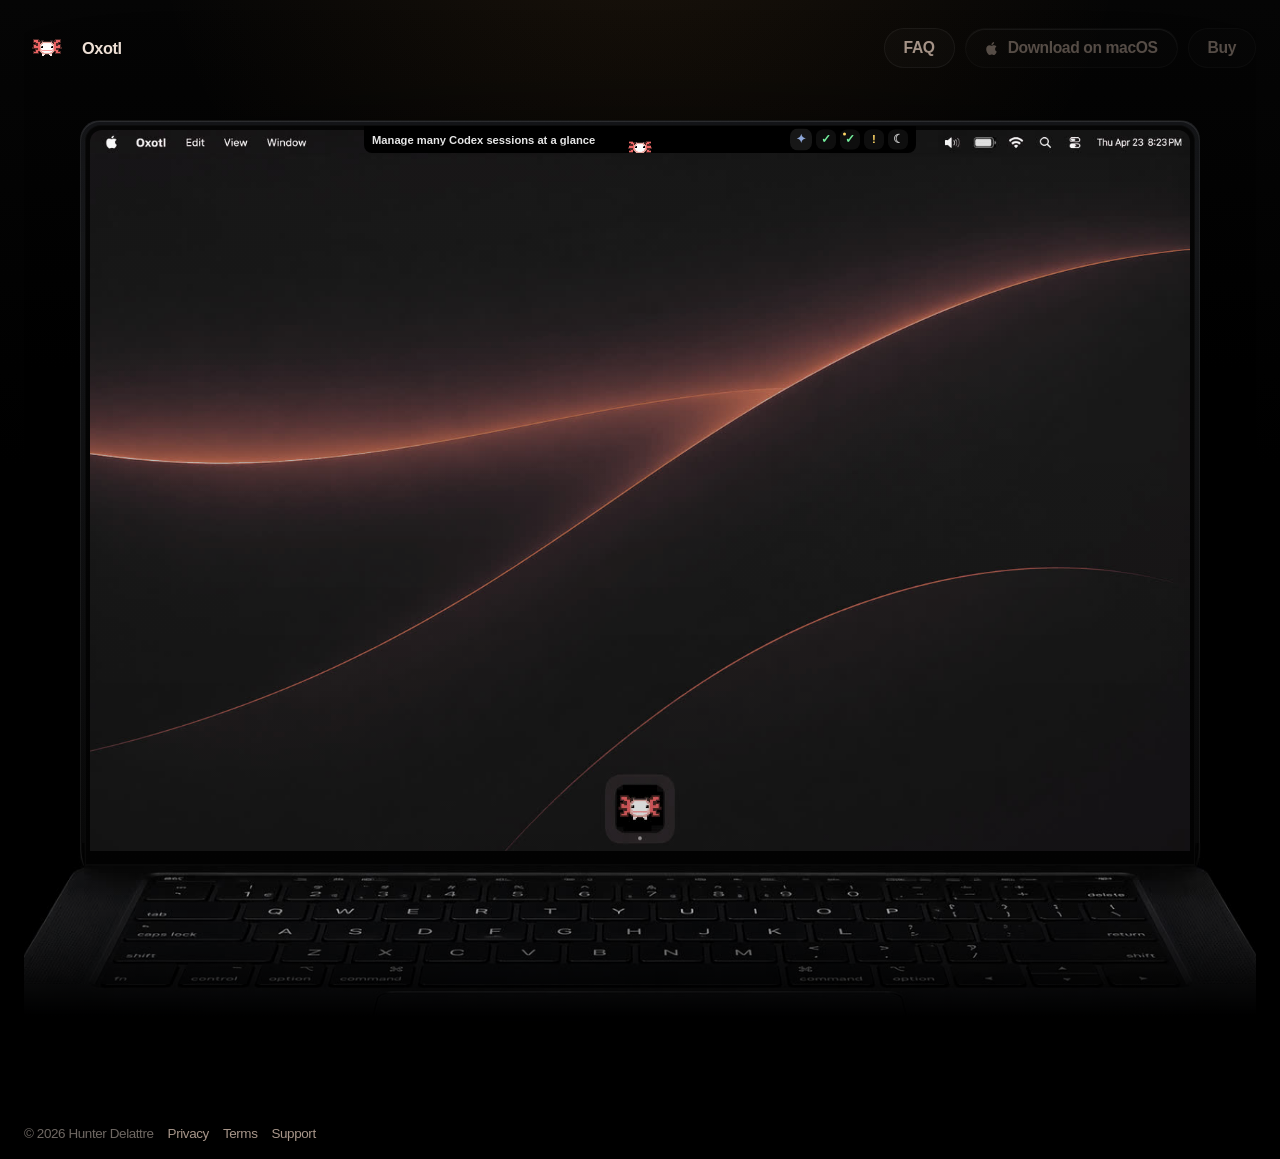
<file: index.html>
<!DOCTYPE html>
<html lang="en">
  <head>
    <meta charset="utf-8" />
    <meta name="viewport" content="width=device-width, initial-scale=1" />
    <title>Oxotl</title>
    <meta
      name="description"
      content="Oxotl is a native macOS companion for keeping Codex sessions visible, organized, and easy to return to."
    />
    <link rel="icon" href="/favicon-96.png" type="image/png" sizes="96x96" />
    <script>
      document.documentElement.classList.add("js");
    </script>
    <link rel="stylesheet" href="style.css" />
    <link rel="stylesheet" href="mascot.css" />
  </head>
  <body data-page="home">
    <header class="site-header">
      <a class="brand" href="./" aria-label="Oxotl home">
        <img class="brand-mark" src="assets/oxotl_transparent.png" alt="" />
        <span data-app-name>Oxotl</span>
      </a>
      <nav class="nav" aria-label="Primary">
        <a href="faq.html">FAQ</a>
        <a class="download-button download-button-nav" href="/download" data-download-page-link>
          <span class="download-button-icon" aria-hidden="true">
            <svg viewBox="0 0 814 1000" focusable="false" aria-hidden="true">
              <path d="M788.1 340.9c-5.8 4.5-108.2 62.2-108.2 190.5 0 148.4 130.3 200.9 134.2 202.2-.6 3.2-20.7 71.9-68.7 141.9-42.8 61.6-87.5 123.1-155.5 123.1s-85.5-39.5-164-39.5c-76.5 0-103.7 40.8-165.9 40.8s-105.6-57-155.5-127C46.7 790.7 0 663 0 541.8c0-194.4 126.4-297.5 250.8-297.5 66.1 0 121.2 43.4 162.7 43.4 39.5 0 101.1-46 176.3-46 28.5 0 130.9 2.6 198.3 99.2zm-234-181.5c31.1-36.9 53.1-88.1 53.1-139.3 0-7.1-.6-14.3-1.9-20.1-50.6 1.9-110.8 33.7-147.1 75.8-28.5 32.4-55.1 83.6-55.1 135.5 0 7.8 1.3 15.6 1.9 18.1 3.2.6 8.4 1.3 13.6 1.3 45.4 0 102.5-30.4 135.5-71.3z" fill="currentColor"></path>
            </svg>
          </span>
          <span class="download-button-label" data-download-label>Download for Mac</span>
        </a>
        <a class="is-collapsed" data-buy-link href="https://oxotl.lemonsqueezy.com/checkout/buy/f93dcbed-470e-454d-8453-1ba3fbc883f4" target="_blank" rel="noopener noreferrer">Buy</a>
      </nav>
    </header>

    <main class="page oxotl-home">
      <div class="session-targets" aria-hidden="true">
        <span class="session-target" id="view"></span>
        <span class="session-target" id="create"></span>
        <span class="session-target" id="run"></span>
        <span class="session-target" id="merge"></span>
        <span class="session-target" id="buy"></span>
      </div>
      <div class="desktop-stage">
        <div class="desktop-frame" data-island-hover-surface>
          <div class="desktop-screen">
            <section class="island-demo is-expanded" data-island-demo aria-label="Oxotl interface mockup">
            <div class="anchor-bar" data-anchor-toggle role="button" tabindex="0" aria-expanded="true">
              <span class="anchor-wing anchor-leading">
                <span class="anchor-copy">
                  <span data-anchor-primary>Manage many Codex sessions at a glance</span>
                </span>
              </span>
              <span class="anchor-gap">
                <button class="anchor-mascot-button is-thinking" type="button" data-mascot-button aria-label="Celebrate Oxotl">
                  <img class="anchor-mascot" src="assets/oxotl_transparent.png" alt="" />
                </button>
              </span>
              <span class="anchor-wing anchor-trailing">
                <span class="anchor-thumbnails" aria-label="Session thumbnails">
                  <a class="thumbnail-button status-thinking is-active" href="#view" data-session-id="view" aria-label="view: Thinking" aria-pressed="true">✦</a>
                  <a class="thumbnail-button status-finished" href="#create" data-session-id="create" aria-label="create: Finished" aria-pressed="false">✓</a>
                  <a class="thumbnail-button status-finished has-dirty" href="#run" data-session-id="run" aria-label="run: Finished" aria-pressed="false">✓</a>
                  <a class="thumbnail-button status-waiting" href="#merge" data-session-id="merge" aria-label="merge: Needs input" aria-pressed="false">!</a>
                  <a class="thumbnail-button status-idle" href="#buy" data-session-id="buy" aria-label="try: Idle" aria-pressed="false">☾</a>
                </span>
              </span>
            </div>

            <article class="island-panel" id="session-preview-panel" aria-live="polite">
              <div class="panel-inner">
                <div class="session-strip">
                  <a class="session-chip is-active" href="#view" data-session-id="view" aria-controls="session-preview-panel" aria-label="Show Keep Codex visible at the top of your screen." aria-pressed="true">
                    <span class="chip-status status-thinking"></span>
                    <span class="chip-name">View</span>
                    <span class="chip-time">35s</span>
                  </a>
                  <a class="session-chip" href="#create" data-session-id="create" aria-controls="session-preview-panel" aria-label="Show Create and manage sessions in Oxotl." aria-pressed="false">
                    <span class="chip-status status-finished"></span>
                    <span class="chip-name">Create</span>
                    <span class="chip-time">2m</span>
                  </a>
                  <a class="session-chip" href="#run" data-session-id="run" aria-controls="session-preview-panel" aria-label="Show Run sessions with less friction." aria-pressed="false">
                    <span class="chip-status status-finished"></span>
                    <span class="chip-name">Run</span>
                    <span class="chip-time">20m</span>
                    <span class="chip-dirty"></span>
                  </a>
                  <a class="session-chip" href="#merge" data-session-id="merge" aria-controls="session-preview-panel" aria-label="Show Resolve and merge parallel agent work faster." aria-pressed="false">
                    <span class="chip-status status-waiting"></span>
                    <span class="chip-name">Merge</span>
                    <span class="chip-time">2h</span>
                  </a>
                  <a class="session-chip" href="#buy" data-session-id="buy" aria-controls="session-preview-panel" aria-label="Show Try for free, buy once." aria-pressed="false">
                    <span class="chip-status status-idle"></span>
                    <span class="chip-name">Try</span>
                    <span class="chip-time">19h</span>
                  </a>
                  <a class="chip-add" href="https://oxotl.lemonsqueezy.com/checkout/buy/f93dcbed-470e-454d-8453-1ba3fbc883f4" data-buy-link target="_blank" rel="noopener noreferrer" aria-label="Buy Oxotl">+</a>
                </div>

                <section class="activity-card session-detail" data-session-detail="create" data-session-activity="Create sessions in Oxotl">
                  <div class="activity-header">
                    <div class="activity-title">Create and manage Codex sessions</div>
                    <div class="activity-tools">
                      <span class="model-pill">gpt-5.5</span>
                      <span class="token-pill">42K/258K tok</span>
                      <button class="session-action" type="button" data-preview-toggle="create-worktree" aria-expanded="false" aria-controls="create-worktree-preview" aria-label="Show worktree setup" title="Show worktree setup">
                        <svg class="icon-filled" viewBox="0 0 16 16" aria-hidden="true">
                          <path d="M8 1.9c1.5 0 2.7 1 2.9 2.4 1.3.2 2.3 1.3 2.3 2.7 0 1.5-1.2 2.8-2.8 2.8H9v3.7c0 .4-.3.7-.7.7h-.6c-.4 0-.7-.3-.7-.7V9.8H5.6C4 9.8 2.8 8.5 2.8 7c0-1.4 1-2.5 2.3-2.7C5.3 2.9 6.5 1.9 8 1.9Z" />
                        </svg>
                      </button>
                      <span class="tool-dot">×</span>
                    </div>
                  </div>
                  <div class="activity-body">
                    <p class="activity-line">
                      Create sessions in Oxotl, or follow updates from the Codex app or CLI.
                    </p>
                    <p class="activity-line">
                      Automatically create worktrees for cleaner parallel work.
                    </p>
                    <div class="fake-diff" id="create-worktree-preview" data-preview-panel="create-worktree" hidden>
                      <div class="fake-diff-title">worktree</div>
                      <pre><span class="diff-line diff-meta">oxotl/session-create</span>
<span class="diff-line diff-add">+ Create an isolated worktree for this session</span>
<span class="diff-line diff-add">+ Keep parallel agents from mixing changes</span></pre>
                    </div>
                  </div>
                </section>

                <section class="activity-card session-detail" data-session-detail="run" data-session-activity="Run sessions with less friction">
                  <div class="activity-header">
                    <div class="activity-title">Run sessions with less friction</div>
                    <div class="activity-tools">
                      <span class="model-pill">gpt-5.5</span>
                      <span class="token-pill">28K/258K tok</span>
                      <button class="session-action" type="button" data-preview-toggle="run-diff" aria-expanded="false" aria-controls="run-diff-preview" aria-label="Show live diff" title="Show live diff">
                        <svg viewBox="0 0 16 16" aria-hidden="true">
                          <path d="M4.7 2.2h5.1l2.5 2.5v9.1H4.7zM9.8 2.2v2.5h2.5M6.4 7.2h3.9M6.4 9.6h3.9M6.4 12h2.1" />
                        </svg>
                      </button>
                      <span class="tool-dot">×</span>
                    </div>
                  </div>
                  <div class="activity-body">
                    <p class="activity-line">
                      Talk to Codex, approve permissions, and review diffs here.
                    </p>
                    <p class="activity-line">
                      Sessions with unmerged changes are marked, so you know what needs review.
                    </p>
                    <div class="fake-diff" id="run-diff-preview" data-preview-panel="run-diff" hidden>
                      <div class="fake-diff-title">live diff</div>
                      <pre><span class="diff-line diff-meta">@@ app/FeatureView.swift @@</span>
<span class="diff-line diff-add">+ See live diffs</span>
<span class="diff-line diff-add">+ Review changes before you respond</span>
<span class="diff-line diff-remove">- Hunt through terminal output</span></pre>
                    </div>
                  </div>
                </section>

                <section class="activity-card session-detail" data-session-detail="merge" data-session-activity="Merge parallel work">
                  <div class="activity-header">
                    <div class="activity-title">Resolve and merge parallel agent work faster</div>
                    <div class="activity-tools">
                      <span class="model-pill">gpt-5.5</span>
                      <span class="token-pill">19K/258K tok</span>
                      <button class="session-action is-warning-action" type="button" data-preview-toggle="merge-conflict" aria-expanded="false" aria-controls="merge-conflict-preview" aria-label="Show conflict resolver" title="Show conflict resolver">
                        <svg viewBox="0 0 16 16" aria-hidden="true">
                          <path class="icon-fill" d="M7.2 2.8c.4-.7 1.2-.7 1.6 0l5.1 9.4c.4.7 0 1.3-.8 1.3H2.9c-.8 0-1.2-.6-.8-1.3Z" />
                          <path class="icon-cut" d="M8 5.9v3.2M8 11.4v.1" />
                        </svg>
                      </button>
                      <button class="session-action" type="button" data-preview-toggle="merge-diff" aria-expanded="false" aria-controls="merge-diff-preview" aria-label="Show worktree diff" title="Show worktree diff">
                        <svg viewBox="0 0 16 16" aria-hidden="true">
                          <path d="M4.7 2.2h5.1l2.5 2.5v9.1H4.7zM9.8 2.2v2.5h2.5M6.4 7.2h3.9M6.4 9.6h3.9M6.4 12h2.1" />
                        </svg>
                      </button>
                      <button class="session-action" type="button" data-preview-toggle="merge-apply" aria-expanded="false" aria-controls="merge-apply-preview" aria-label="Show merge action" title="Show merge action">
                        <svg viewBox="0 0 16 16" aria-hidden="true">
                          <path d="M8 2.2v5.5M8 2.2 6.3 3.9M8 2.2l1.7 1.7M8 7.7 4.3 13.4M8 7.7l3.7 5.7" />
                        </svg>
                      </button>
                      <button class="session-action" type="button" data-preview-toggle="merge-rebase" aria-expanded="false" aria-controls="merge-rebase-preview" aria-label="Show rebase action" title="Show rebase action">
                        <svg viewBox="0 0 16 16" aria-hidden="true">
                          <path d="M12.7 5.3A5.1 5.1 0 1 0 13 8M12.7 5.3V2.9h-2.4" />
                        </svg>
                      </button>
                      <span class="tool-dot">×</span>
                    </div>
                  </div>
                  <div class="activity-body">
                    <p class="activity-line">
                      Review changes, check them out, and try completed threads before merging.
                    </p>
                    <p class="activity-line">
                      Rebase or merge with one click. Simplified conflict resolution.
                    </p>
                    <div class="fake-diff" id="merge-conflict-preview" data-preview-panel="merge-conflict" hidden>
                      <div class="fake-diff-title">conflict resolver</div>
                      <pre><span class="diff-line diff-meta">@@ conflicted file @@</span>
<span class="diff-line diff-remove">- resolve conflicts by hand elsewhere</span>
<span class="diff-line diff-add">+ Solve conflicts here with one click</span>
<span class="diff-line diff-add">+ ask Codex to resolve the conflict</span></pre>
                    </div>
                    <div class="fake-diff" id="merge-diff-preview" data-preview-panel="merge-diff" hidden>
                      <div class="fake-diff-title">worktree diff</div>
                      <pre><span class="diff-line diff-meta">@@ completed thread @@</span>
<span class="diff-line diff-add">+ Check out and test completed work</span>
<span class="diff-line diff-add">+ Rebase or merge with one click</span>
<span class="diff-line diff-remove">- Let finished agents pile up</span></pre>
                    </div>
                    <div class="fake-diff" id="merge-apply-preview" data-preview-panel="merge-apply" hidden>
                      <div class="fake-diff-title">merge</div>
                      <pre><span class="diff-line diff-meta">oxotl/session-merge -> main</span>
<span class="diff-line diff-add">+ Merge reviewed work when it is ready</span>
<span class="diff-line diff-add">+ Keep the completed thread available for context</span></pre>
                    </div>
                    <div class="fake-diff" id="merge-rebase-preview" data-preview-panel="merge-rebase" hidden>
                      <div class="fake-diff-title">rebase</div>
                      <pre><span class="diff-line diff-meta">main updated upstream</span>
<span class="diff-line diff-add">+ Rebase this worktree onto latest main</span>
<span class="diff-line diff-add">+ Resolve conflicts with Codex before merging</span></pre>
                    </div>
                  </div>
                </section>

                <section class="activity-card session-detail" data-session-detail="buy" data-session-activity="Try for free, buy once">
                  <div class="activity-header">
                    <div class="activity-title">Try for free, buy once</div>
                    <div class="activity-tools">
                      <span class="model-pill">gpt-5.5</span>
                      <span class="token-pill">12K/258K tok</span>
                      <span class="tool-dot">×</span>
                    </div>
                  </div>
                  <div class="activity-body">
                    <p class="activity-line">
                      Run up to 7 Codex sessions at once for free.
                    </p>
                    <p class="activity-line">
                      Buy a <span data-price-label>$20</span> license for unlimited sessions.
                    </p>
                    <p class="activity-line">
                      Questions or purchase help: <span data-support-email>support@oxotl.com</span>.
                    </p>
                    <a class="panel-buy-button" data-buy-link href="https://oxotl.lemonsqueezy.com/checkout/buy/f93dcbed-470e-454d-8453-1ba3fbc883f4" target="_blank" rel="noopener noreferrer">Buy</a>
                  </div>
                </section>

                <section class="activity-card session-detail is-active" data-session-detail="view" data-session-activity="Manage many Codex sessions at a glance">
                  <div class="activity-header">
                    <div class="activity-title">Keep Codex visible at the top of your screen</div>
                    <div class="activity-tools">
                      <span class="model-pill">gpt-5.5</span>
                      <span class="token-pill">35K/258K tok</span>
                      <span class="tool-dot">×</span>
                    </div>
                  </div>
                  <div class="activity-body">
                    <p class="activity-line">
                      Oxotl lives in a compact UI at the top of your Mac, next to the notch, so it's always visible.
                    </p>
                    <p class="activity-line">
                      See latest activity, session state, and which thread needs attention without opening
                      every terminal or chat.
                    </p>
                  </div>
                </section>

                <div class="composer-card">
                  <div class="composer-input" aria-hidden="true">Message Codex</div>
                  <button class="composer-submit" type="button" aria-label="Send message">↑</button>
                </div>
              </div>
            </article>
            </section>
          </div>
          <div class="desktop-keyboard" aria-hidden="true"></div>
        </div>
      </div>
    </main>

    <footer class="footer">
      <span>© <span data-year>2026</span> <span data-company-name>Hunter Delattre</span></span>
      <a href="privacy.html">Privacy</a>
      <a href="terms.html">Terms</a>
      <a data-support-link href="mailto:support@oxotl.com">Support</a>
    </footer>

    <script src="site.js"></script>
  </body>
</html>
</file>
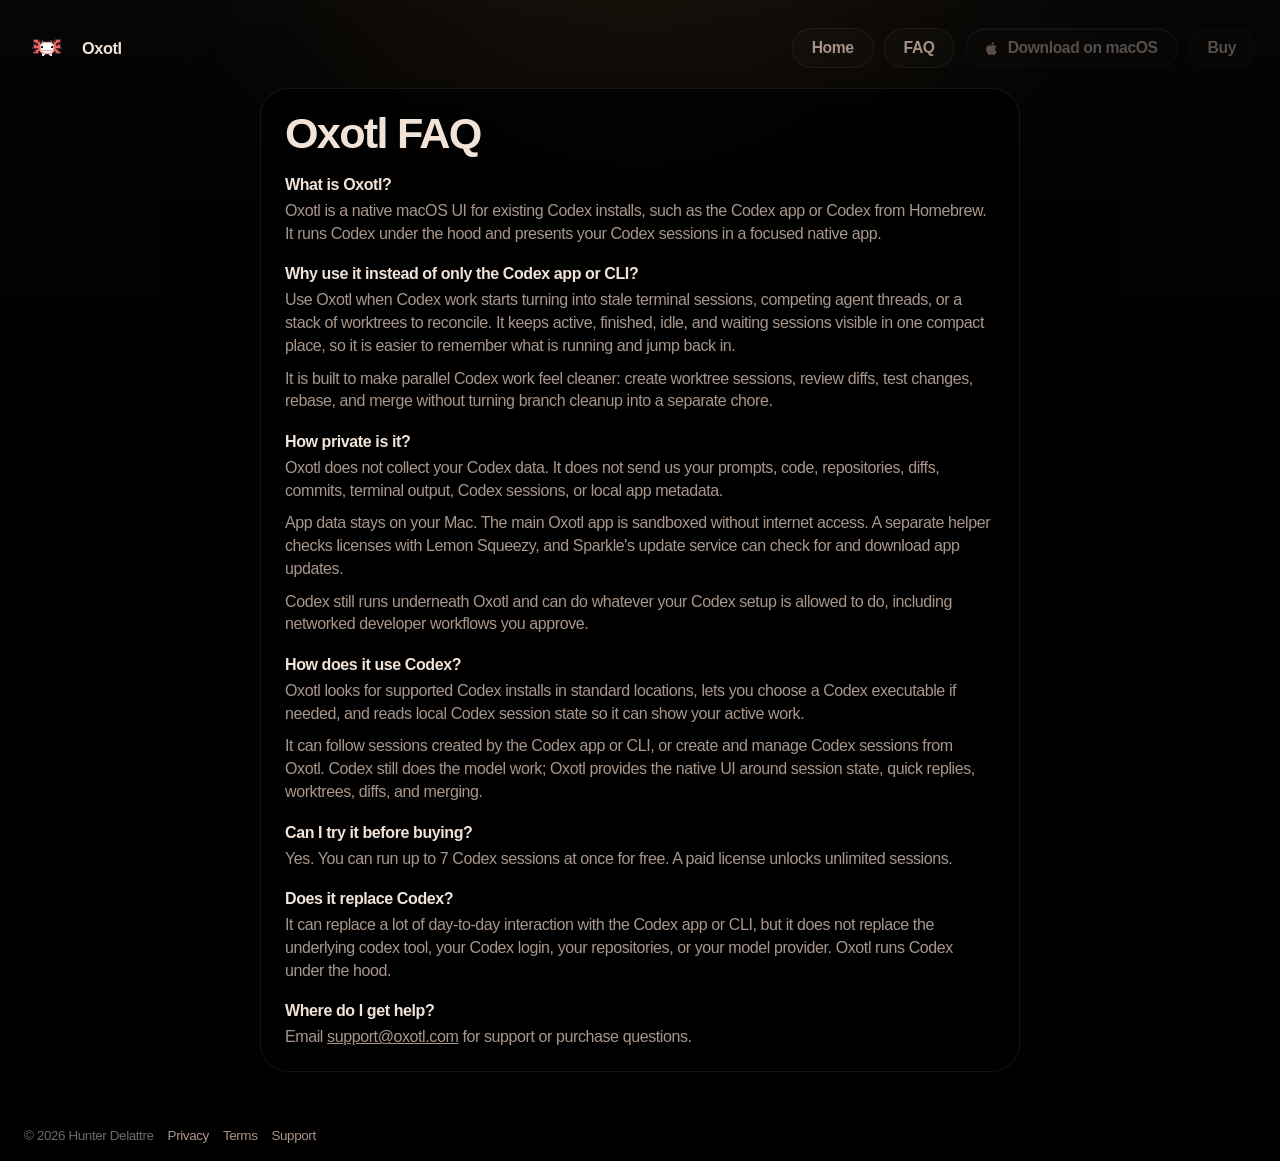
<file: faq.html>
<!DOCTYPE html>
<html lang="en">
  <head>
    <meta charset="utf-8" />
    <meta name="viewport" content="width=device-width, initial-scale=1" />
    <title>Oxotl | FAQ</title>
    <meta
      name="description"
      content="Answers about Oxotl privacy, Codex usage, licensing, downloads, and why to use it with Codex."
    />
    <link rel="icon" href="/favicon-96.png" type="image/png" sizes="96x96" />
    <link rel="stylesheet" href="style.css" />
  </head>
  <body data-page="legal">
    <header class="site-header">
      <a class="brand" href="./" aria-label="Oxotl home">
        <img class="brand-mark" src="assets/oxotl_transparent.png" alt="" />
        <span data-app-name>Oxotl</span>
      </a>
      <nav class="nav" aria-label="Primary">
        <a href="./">Home</a>
        <a href="faq.html" aria-current="page">FAQ</a>
        <a class="download-button download-button-nav" href="/download" data-download-page-link>
          <span class="download-button-icon" aria-hidden="true">
            <svg viewBox="0 0 814 1000" focusable="false" aria-hidden="true">
              <path d="M788.1 340.9c-5.8 4.5-108.2 62.2-108.2 190.5 0 148.4 130.3 200.9 134.2 202.2-.6 3.2-20.7 71.9-68.7 141.9-42.8 61.6-87.5 123.1-155.5 123.1s-85.5-39.5-164-39.5c-76.5 0-103.7 40.8-165.9 40.8s-105.6-57-155.5-127C46.7 790.7 0 663 0 541.8c0-194.4 126.4-297.5 250.8-297.5 66.1 0 121.2 43.4 162.7 43.4 39.5 0 101.1-46 176.3-46 28.5 0 130.9 2.6 198.3 99.2zm-234-181.5c31.1-36.9 53.1-88.1 53.1-139.3 0-7.1-.6-14.3-1.9-20.1-50.6 1.9-110.8 33.7-147.1 75.8-28.5 32.4-55.1 83.6-55.1 135.5 0 7.8 1.3 15.6 1.9 18.1 3.2.6 8.4 1.3 13.6 1.3 45.4 0 102.5-30.4 135.5-71.3z" fill="currentColor"></path>
            </svg>
          </span>
          <span class="download-button-label" data-download-label>Download for Mac</span>
        </a>
        <a class="is-collapsed" data-buy-link href="https://oxotl.lemonsqueezy.com/checkout/buy/f93dcbed-470e-454d-8453-1ba3fbc883f4" target="_blank" rel="noopener noreferrer">Buy</a>
      </nav>
    </header>

    <main class="legal-wrap">
      <article class="legal-card">
        <h1>Oxotl FAQ</h1>

        <h2>What is Oxotl?</h2>
        <p>
          Oxotl is a native macOS UI for existing Codex installs, such as the Codex app or
          Codex from Homebrew. It runs Codex under the hood and presents your Codex sessions
          in a focused native app.
        </p>

        <h2>Why use it instead of only the Codex app or CLI?</h2>
        <p>
          Use Oxotl when Codex work starts turning into stale terminal sessions, competing
          agent threads, or a stack of worktrees to reconcile. It keeps active, finished,
          idle, and waiting sessions visible in one compact place, so it is easier to
          remember what is running and jump back in.
        </p>
        <p>
          It is built to make parallel Codex work feel cleaner: create worktree sessions,
          review diffs, test changes, rebase, and merge without turning branch cleanup into
          a separate chore.
        </p>

        <h2>How private is it?</h2>
        <p>
          Oxotl does not collect your Codex data. It does not send us your prompts, code,
          repositories, diffs, commits, terminal output, Codex sessions, or local app
          metadata.
        </p>
        <p>
          App data stays on your Mac. The main Oxotl app is sandboxed without internet
          access. A separate helper checks licenses with Lemon Squeezy, and
          Sparkle's update service can check for and download app updates.
        </p>
        <p>
          Codex still runs underneath Oxotl and can do whatever your Codex setup is allowed
          to do, including networked developer workflows you approve.
        </p>

        <h2>How does it use Codex?</h2>
        <p>
          Oxotl looks for supported Codex installs in standard locations, lets you choose a
          Codex executable if needed, and reads local Codex session state so it can show
          your active work.
        </p>
        <p>
          It can follow sessions created by the Codex app or CLI, or create and manage
          Codex sessions from Oxotl. Codex still does the model work; Oxotl provides the
          native UI around session state, quick replies, worktrees, diffs, and merging.
        </p>

        <h2>Can I try it before buying?</h2>
        <p>
          Yes. You can run up to 7 Codex sessions at once for free. A paid license unlocks
          unlimited sessions.
        </p>

        <h2>Does it replace Codex?</h2>
        <p>
          It can replace a lot of day-to-day interaction with the Codex app or CLI, but it
          does not replace the underlying codex tool, your Codex login, your repositories,
          or your model provider. Oxotl runs Codex under the hood.
        </p>

        <h2>Where do I get help?</h2>
        <p>
          Email <a data-support-link href="mailto:support@oxotl.com">support@oxotl.com</a>
          for support or purchase questions.
        </p>
      </article>
    </main>

    <footer class="footer">
      <span>© <span data-year>2026</span> <span data-company-name>Hunter Delattre</span></span>
      <a href="privacy.html">Privacy</a>
      <a href="terms.html">Terms</a>
      <a data-support-link href="mailto:support@oxotl.com">Support</a>
    </footer>

    <script src="site.js"></script>
  </body>
</html>
</file>
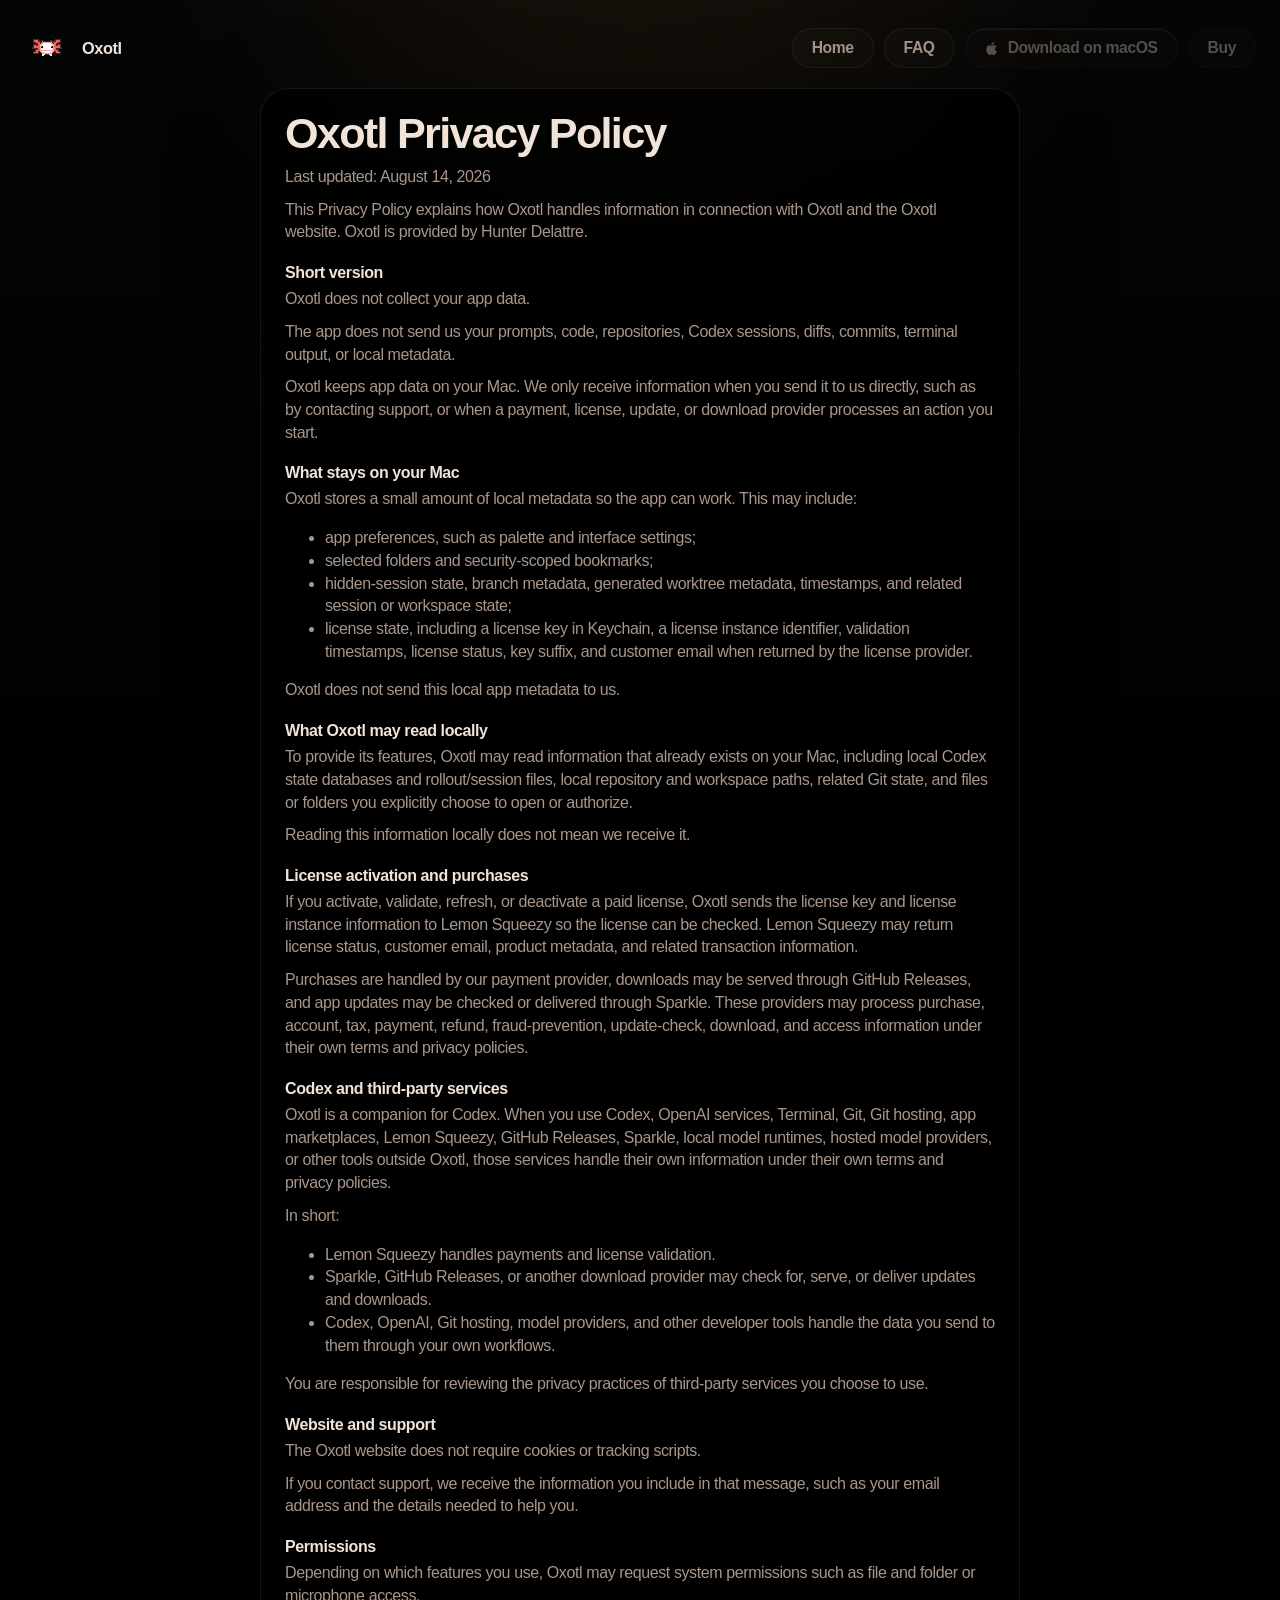
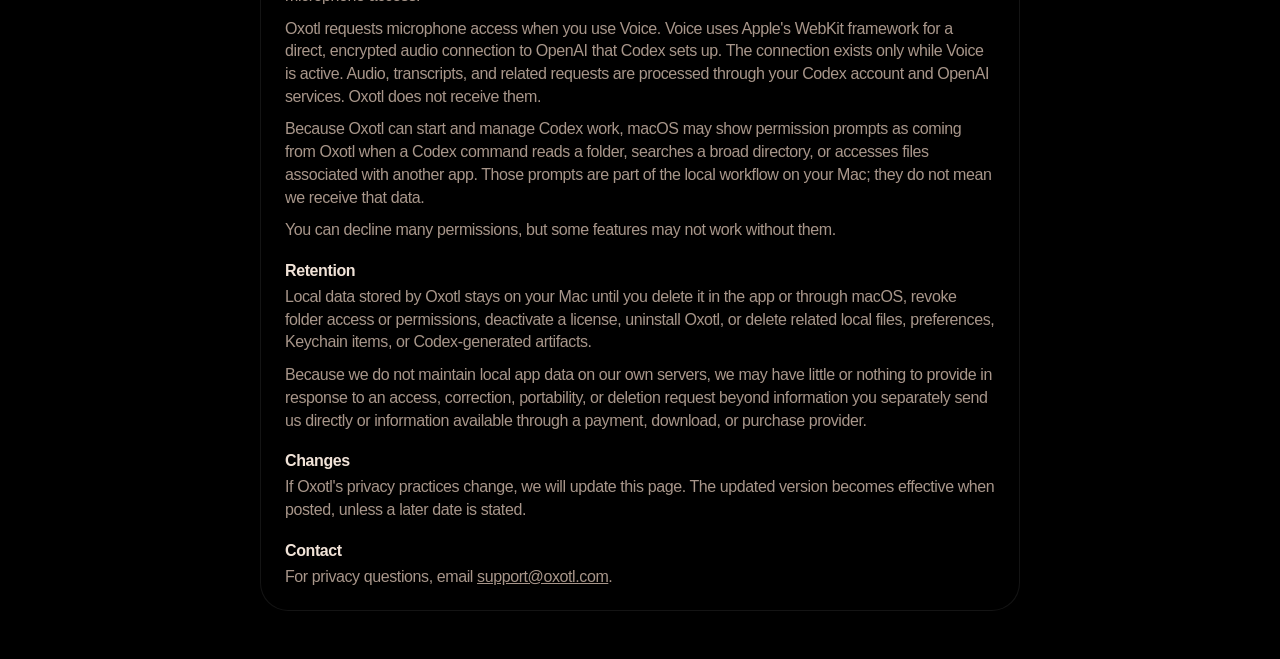
<file: privacy.html>
<!DOCTYPE html>
<html lang="en">
  <head>
    <meta charset="utf-8" />
    <meta name="viewport" content="width=device-width, initial-scale=1" />
    <title>Oxotl | Privacy</title>
    <meta name="description" content="Privacy policy for Oxotl." />
    <link rel="icon" href="/favicon-96.png" type="image/png" sizes="96x96" />
    <link rel="stylesheet" href="style.css" />
  </head>
  <body data-page="legal">
    <header class="site-header">
      <a class="brand" href="./">
        <img class="brand-mark" src="assets/oxotl_transparent.png" alt="" />
        <span data-app-name>Oxotl</span>
      </a>
      <nav class="nav" aria-label="Primary">
        <a href="./">Home</a>
        <a href="faq.html">FAQ</a>
        <a class="download-button download-button-nav" href="/download" data-download-page-link>
          <span class="download-button-icon" aria-hidden="true">
            <svg viewBox="0 0 814 1000" focusable="false" aria-hidden="true">
              <path d="M788.1 340.9c-5.8 4.5-108.2 62.2-108.2 190.5 0 148.4 130.3 200.9 134.2 202.2-.6 3.2-20.7 71.9-68.7 141.9-42.8 61.6-87.5 123.1-155.5 123.1s-85.5-39.5-164-39.5c-76.5 0-103.7 40.8-165.9 40.8s-105.6-57-155.5-127C46.7 790.7 0 663 0 541.8c0-194.4 126.4-297.5 250.8-297.5 66.1 0 121.2 43.4 162.7 43.4 39.5 0 101.1-46 176.3-46 28.5 0 130.9 2.6 198.3 99.2zm-234-181.5c31.1-36.9 53.1-88.1 53.1-139.3 0-7.1-.6-14.3-1.9-20.1-50.6 1.9-110.8 33.7-147.1 75.8-28.5 32.4-55.1 83.6-55.1 135.5 0 7.8 1.3 15.6 1.9 18.1 3.2.6 8.4 1.3 13.6 1.3 45.4 0 102.5-30.4 135.5-71.3z" fill="currentColor"></path>
            </svg>
          </span>
          <span class="download-button-label" data-download-label>Download for Mac</span>
        </a>
        <a class="is-collapsed" data-buy-link href="https://oxotl.lemonsqueezy.com/checkout/buy/f93dcbed-470e-454d-8453-1ba3fbc883f4" target="_blank" rel="noopener noreferrer">Buy</a>
      </nav>
    </header>

    <main class="legal-wrap">
      <article class="legal-card">
        <h1>Oxotl Privacy Policy</h1>
        <p>
          Last updated: August 14, 2026
        </p>
        <p>
          This Privacy Policy explains how Oxotl handles information in connection with
          Oxotl and the Oxotl website. Oxotl is provided by Hunter Delattre.
        </p>

        <h2>Short version</h2>
        <p>
          Oxotl does not collect your app data.
        </p>
        <p>
          The app does not send us your prompts, code, repositories, Codex sessions, diffs,
          commits, terminal output, or local metadata.
        </p>
        <p>
          Oxotl keeps app data on your Mac. We only receive information when you send it to
          us directly, such as by contacting support, or when a payment, license, update, or
          download provider processes an action you start.
        </p>

        <h2>What stays on your Mac</h2>
        <p>
          Oxotl stores a small amount of local metadata so the app can work. This may include:
        </p>
        <ul>
          <li>app preferences, such as palette and interface settings;</li>
          <li>selected folders and security-scoped bookmarks;</li>
          <li>
            hidden-session state, branch metadata, generated worktree metadata, timestamps,
            and related session or workspace state;
          </li>
          <li>
            license state, including a license key in Keychain, a license instance
            identifier, validation timestamps, license status, key suffix, and customer email
            when returned by the license provider.
          </li>
        </ul>
        <p>
          Oxotl does not send this local app metadata to us.
        </p>

        <h2>What Oxotl may read locally</h2>
        <p>
          To provide its features, Oxotl may read information that already exists on your
          Mac, including local Codex state databases and rollout/session files, local
          repository and workspace paths, related Git state, and files or folders you
          explicitly choose to open or authorize.
        </p>
        <p>
          Reading this information locally does not mean we receive it.
        </p>

        <h2>License activation and purchases</h2>
        <p>
          If you activate, validate, refresh, or deactivate a paid license, Oxotl sends the
          license key and license instance information to Lemon Squeezy so the license can
          be checked. Lemon Squeezy may return license status, customer email, product
          metadata, and related transaction information.
        </p>
        <p>
          Purchases are handled by our payment provider, downloads may be served through
          GitHub Releases, and app updates may be checked or delivered through Sparkle.
          These providers may process purchase, account, tax, payment, refund,
          fraud-prevention, update-check, download, and access information under their own
          terms and privacy policies.
        </p>

        <h2>Codex and third-party services</h2>
        <p>
          Oxotl is a companion for Codex. When you use Codex, OpenAI services, Terminal,
          Git, Git hosting, app marketplaces, Lemon Squeezy, GitHub Releases, Sparkle,
          local model runtimes, hosted model providers, or other tools outside Oxotl, those
          services handle their own information under their own terms and privacy policies.
        </p>
        <p>
          In short:
        </p>
        <ul>
          <li>Lemon Squeezy handles payments and license validation.</li>
          <li>
            Sparkle, GitHub Releases, or another download provider may check for, serve, or
            deliver updates and downloads.
          </li>
          <li>
            Codex, OpenAI, Git hosting, model providers, and other developer tools handle
            the data you send to them through your own workflows.
          </li>
        </ul>
        <p>
          You are responsible for reviewing the privacy practices of third-party services
          you choose to use.
        </p>

        <h2>Website and support</h2>
        <p>
          The Oxotl website does not require cookies or tracking scripts.
        </p>
        <p>
          If you contact support, we receive the information you include in that message,
          such as your email address and the details needed to help you.
        </p>

        <h2>Permissions</h2>
        <p>
          Depending on which features you use, Oxotl may request system permissions such as
          file and folder or microphone access.
        </p>
        <p>
          Oxotl requests microphone access when you use Voice. Voice uses Apple's WebKit
          framework for a direct, encrypted audio connection to OpenAI that Codex sets up.
          The connection exists only while Voice is active. Audio, transcripts, and related
          requests are processed through your Codex account and OpenAI services. Oxotl does
          not receive them.
        </p>
        <p>
          Because Oxotl can start and manage Codex work, macOS may show permission prompts
          as coming from Oxotl when a Codex command reads a folder, searches a broad
          directory, or accesses files associated with another app. Those prompts are part
          of the local workflow on your Mac; they do not mean we receive that data.
        </p>
        <p>
          You can decline many permissions, but some features may not work without them.
        </p>

        <h2>Retention</h2>
        <p>
          Local data stored by Oxotl stays on your Mac until you delete it in the app or
          through macOS, revoke folder access or permissions, deactivate a
          license, uninstall Oxotl, or delete related local files, preferences, Keychain
          items, or Codex-generated artifacts.
        </p>
        <p>
          Because we do not maintain local app data on our own servers, we may have little
          or nothing to provide in response to an access, correction, portability, or
          deletion request beyond information you separately send us directly or information
          available through a payment, download, or purchase provider.
        </p>

        <h2>Changes</h2>
        <p>
          If Oxotl's privacy practices change, we will update this page. The updated
          version becomes effective when posted, unless a later date is stated.
        </p>

        <h2>Contact</h2>
        <p>
          For privacy questions, email
          <a data-support-link href="mailto:support@oxotl.com">support@oxotl.com</a>.
        </p>
      </article>
    </main>

    <script src="site.js"></script>
  </body>
</html>
</file>
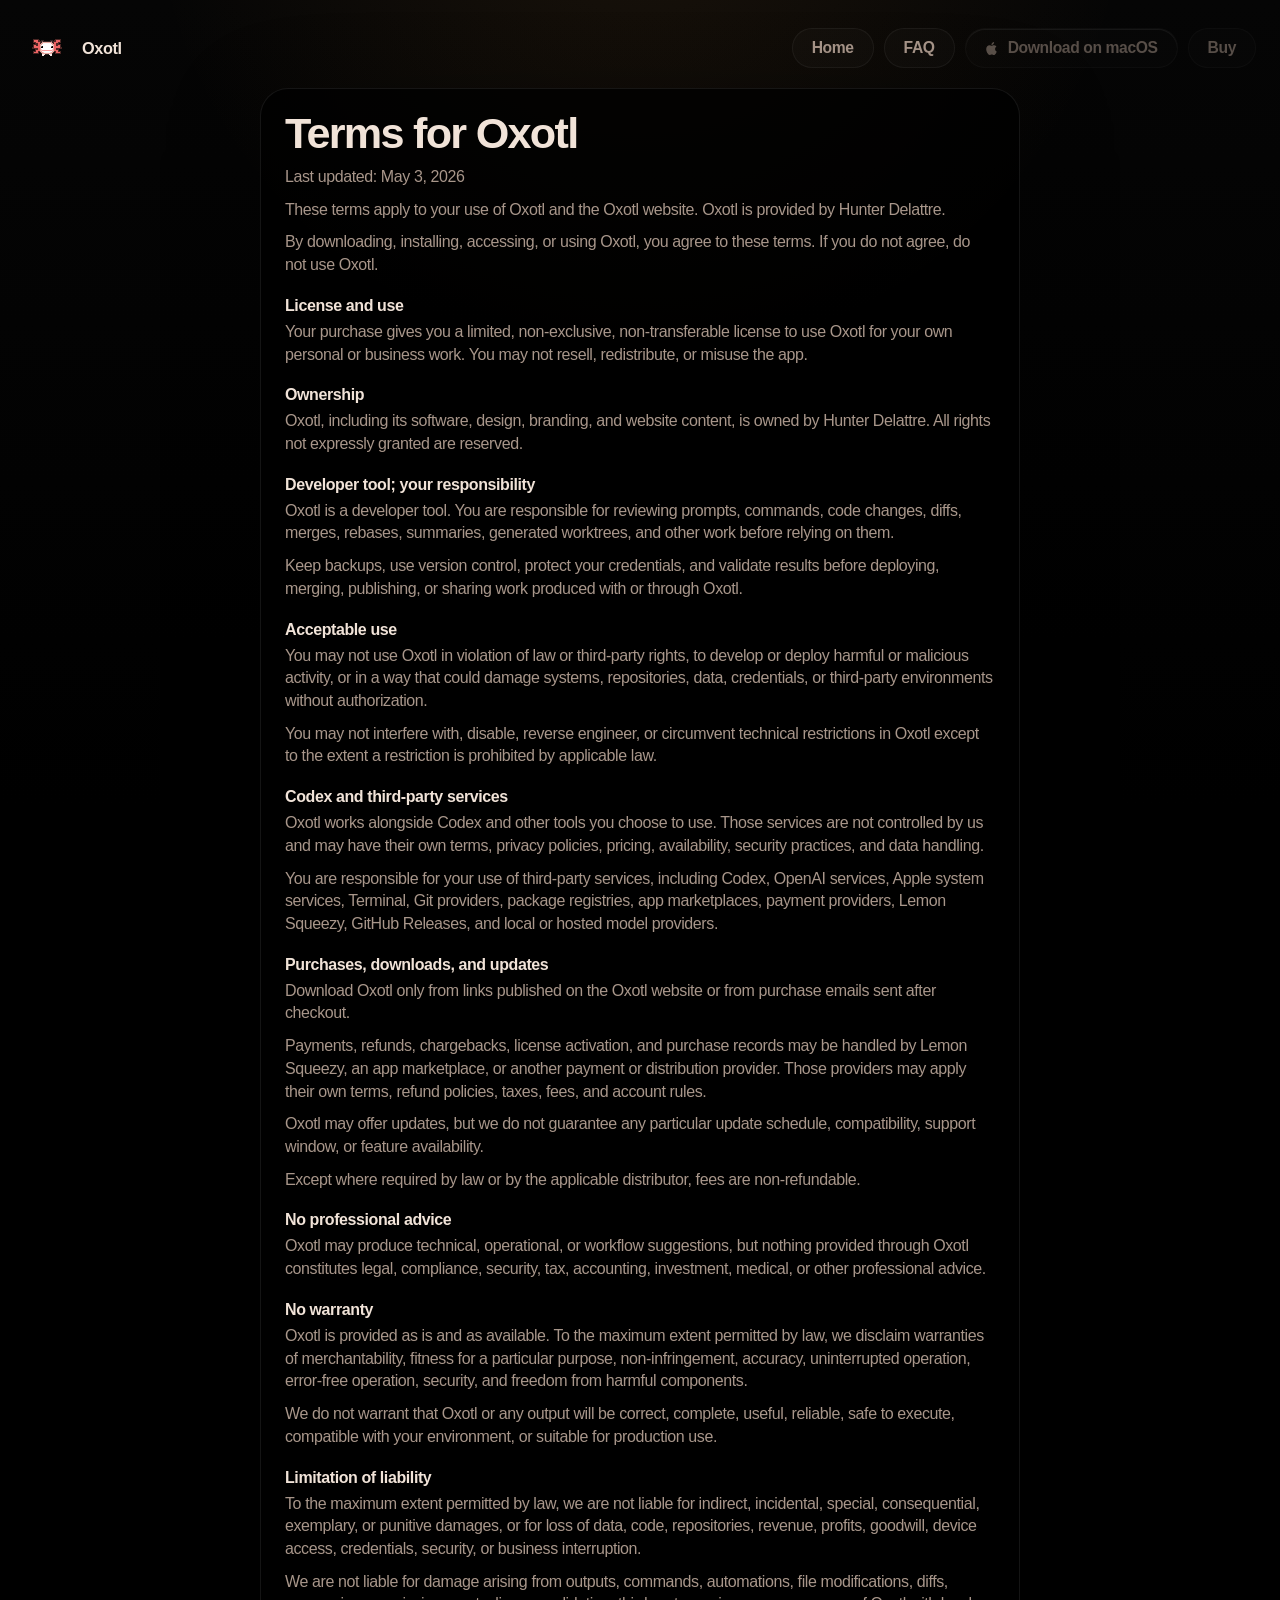
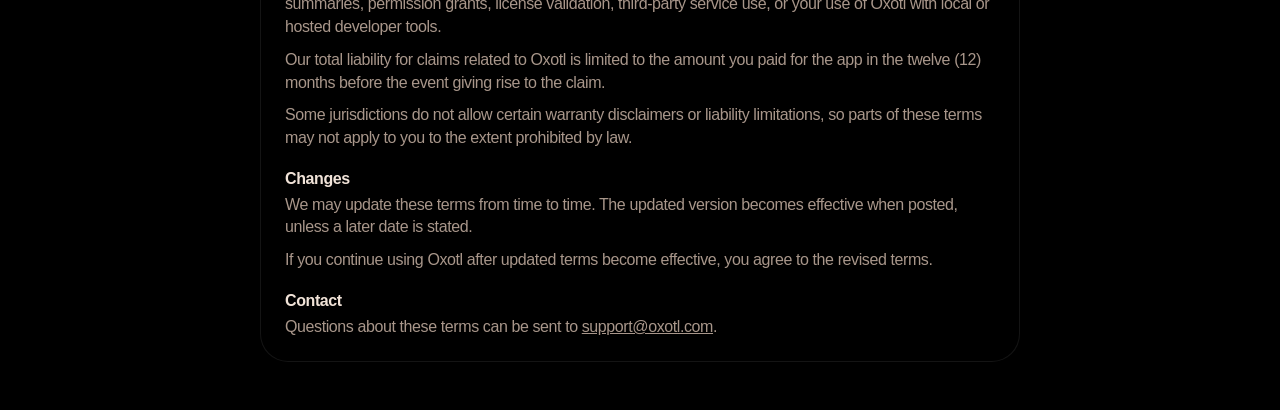
<file: terms.html>
<!DOCTYPE html>
<html lang="en">
  <head>
    <meta charset="utf-8" />
    <meta name="viewport" content="width=device-width, initial-scale=1" />
    <title>Oxotl | Terms</title>
    <meta name="description" content="Terms for Oxotl." />
    <link rel="icon" href="/favicon-96.png" type="image/png" sizes="96x96" />
    <link rel="stylesheet" href="style.css" />
  </head>
  <body data-page="legal">
    <header class="site-header">
      <a class="brand" href="./">
        <img class="brand-mark" src="assets/oxotl_transparent.png" alt="" />
        <span data-app-name>Oxotl</span>
      </a>
      <nav class="nav" aria-label="Primary">
        <a href="./">Home</a>
        <a href="faq.html">FAQ</a>
        <a class="download-button download-button-nav" href="/download" data-download-page-link>
          <span class="download-button-icon" aria-hidden="true">
            <svg viewBox="0 0 814 1000" focusable="false" aria-hidden="true">
              <path d="M788.1 340.9c-5.8 4.5-108.2 62.2-108.2 190.5 0 148.4 130.3 200.9 134.2 202.2-.6 3.2-20.7 71.9-68.7 141.9-42.8 61.6-87.5 123.1-155.5 123.1s-85.5-39.5-164-39.5c-76.5 0-103.7 40.8-165.9 40.8s-105.6-57-155.5-127C46.7 790.7 0 663 0 541.8c0-194.4 126.4-297.5 250.8-297.5 66.1 0 121.2 43.4 162.7 43.4 39.5 0 101.1-46 176.3-46 28.5 0 130.9 2.6 198.3 99.2zm-234-181.5c31.1-36.9 53.1-88.1 53.1-139.3 0-7.1-.6-14.3-1.9-20.1-50.6 1.9-110.8 33.7-147.1 75.8-28.5 32.4-55.1 83.6-55.1 135.5 0 7.8 1.3 15.6 1.9 18.1 3.2.6 8.4 1.3 13.6 1.3 45.4 0 102.5-30.4 135.5-71.3z" fill="currentColor"></path>
            </svg>
          </span>
          <span class="download-button-label" data-download-label>Download for Mac</span>
        </a>
        <a class="is-collapsed" data-buy-link href="https://oxotl.lemonsqueezy.com/checkout/buy/f93dcbed-470e-454d-8453-1ba3fbc883f4" target="_blank" rel="noopener noreferrer">Buy</a>
      </nav>
    </header>

    <main class="legal-wrap">
      <article class="legal-card">
        <h1>Terms for <span data-app-name>Oxotl</span></h1>
        <p>
          Last updated: May 3, 2026
        </p>
        <p>
          These terms apply to your use of Oxotl and the Oxotl website. Oxotl is provided
          by Hunter Delattre.
        </p>
        <p>
          By downloading, installing, accessing, or using Oxotl, you agree to these terms.
          If you do not agree, do not use Oxotl.
        </p>

        <h2>License and use</h2>
        <p>
          Your purchase gives you a limited, non-exclusive, non-transferable license to use
          Oxotl for your own personal or business work. You may not resell, redistribute, or
          misuse the app.
        </p>

        <h2>Ownership</h2>
        <p>
          Oxotl, including its software, design, branding, and website content, is owned by
          Hunter Delattre. All rights not expressly granted are reserved.
        </p>

        <h2>Developer tool; your responsibility</h2>
        <p>
          Oxotl is a developer tool. You are responsible for reviewing prompts, commands,
          code changes, diffs, merges, rebases, summaries, generated worktrees, and other
          work before relying on them.
        </p>
        <p>
          Keep backups, use version control, protect your credentials, and validate results
          before deploying, merging, publishing, or sharing work produced with or through
          Oxotl.
        </p>

        <h2>Acceptable use</h2>
        <p>
          You may not use Oxotl in violation of law or third-party rights, to develop or
          deploy harmful or malicious activity, or in a way that could damage systems,
          repositories, data, credentials, or third-party environments without authorization.
        </p>
        <p>
          You may not interfere with, disable, reverse engineer, or circumvent technical
          restrictions in Oxotl except to the extent a restriction is prohibited by
          applicable law.
        </p>

        <h2>Codex and third-party services</h2>
        <p>
          Oxotl works alongside Codex and other tools you choose to use. Those services are
          not controlled by us and may have their own terms, privacy policies, pricing,
          availability, security practices, and data handling.
        </p>
        <p>
          You are responsible for your use of third-party services, including Codex, OpenAI
          services, Apple system services, Terminal, Git providers, package registries, app
          marketplaces, payment providers, Lemon Squeezy, GitHub Releases, and local or
          hosted model providers.
        </p>

        <h2>Purchases, downloads, and updates</h2>
        <p>
          Download Oxotl only from links published on the Oxotl website or from purchase
          emails sent after checkout.
        </p>
        <p>
          Payments, refunds, chargebacks, license activation, and purchase records may be
          handled by Lemon Squeezy, an app marketplace, or another payment or distribution
          provider. Those providers may apply their own terms, refund policies, taxes, fees,
          and account rules.
        </p>
        <p>
          Oxotl may offer updates, but we do not guarantee any particular update schedule,
          compatibility, support window, or feature availability.
        </p>
        <p>
          Except where required by law or by the applicable distributor, fees are
          non-refundable.
        </p>

        <h2>No professional advice</h2>
        <p>
          Oxotl may produce technical, operational, or workflow suggestions, but nothing
          provided through Oxotl constitutes legal, compliance, security, tax, accounting,
          investment, medical, or other professional advice.
        </p>

        <h2>No warranty</h2>
        <p>
          Oxotl is provided as is and as available. To the maximum extent permitted by law,
          we disclaim warranties of merchantability, fitness for a particular purpose,
          non-infringement, accuracy, uninterrupted operation, error-free operation,
          security, and freedom from harmful components.
        </p>
        <p>
          We do not warrant that Oxotl or any output will be correct, complete, useful,
          reliable, safe to execute, compatible with your environment, or suitable for
          production use.
        </p>

        <h2>Limitation of liability</h2>
        <p>
          To the maximum extent permitted by law, we are not liable for indirect,
          incidental, special, consequential, exemplary, or punitive damages, or for loss of
          data, code, repositories, revenue, profits, goodwill, device access, credentials,
          security, or business interruption.
        </p>
        <p>
          We are not liable for damage arising from outputs, commands, automations, file
          modifications, diffs, summaries, permission grants, license validation,
          third-party service use, or your use of Oxotl with local or hosted developer
          tools.
        </p>
        <p>
          Our total liability for claims related to Oxotl is limited to the amount you paid
          for the app in the twelve (12) months before the event giving rise to the claim.
        </p>
        <p>
          Some jurisdictions do not allow certain warranty disclaimers or liability
          limitations, so parts of these terms may not apply to you to the extent prohibited
          by law.
        </p>

        <h2>Changes</h2>
        <p>
          We may update these terms from time to time. The updated version becomes effective
          when posted, unless a later date is stated.
        </p>
        <p>
          If you continue using Oxotl after updated terms become effective, you agree to the
          revised terms.
        </p>

        <h2>Contact</h2>
        <p>
          Questions about these terms can be sent to
          <a data-support-link href="mailto:support@oxotl.com">support@oxotl.com</a>.
        </p>
      </article>
    </main>

    <script src="site.js"></script>
  </body>
</html>
</file>
<file: style.css>
:root {
  --shell: #000;
  --inset: rgba(255, 255, 255, 0.035);
  --inset-muted: rgba(255, 255, 255, 0.02);
  --border: rgba(255, 255, 255, 0.08);
  --border-muted: rgba(255, 255, 255, 0.05);
  --text: #f1e3d8;
  --muted: #a8968a;
  --dim: rgba(241, 227, 216, 0.46);
  --accent: #d28c3b;
  --accent-light: #e1a65b;
  --accent-text: #140c02;
  --success: #75f09e;
  --warning: #ffd666;
  --info: #8ea7d8;
  --error: #ff7561;
  --desktop-bg-image: url("assets/mac_bg.jpg");
  --desktop-bg-image-mobile: url("assets/mac_bg.jpg");
  --keyboard-screen-span-ratio: 1.271523;
  --rounded: ui-rounded, "SF Pro Rounded", "SF Pro Display", -apple-system, BlinkMacSystemFont, "Segoe UI", sans-serif;
  --app-ui: "SF Pro Text", -apple-system, BlinkMacSystemFont, "Segoe UI", sans-serif;
  --mono: "SF Mono", ui-monospace, Menlo, Consolas, monospace;
}

* {
  box-sizing: border-box;
}

html {
  min-height: 100%;
  background: var(--shell);
  scroll-behavior: smooth;
  overflow-x: hidden;
  -webkit-text-size-adjust: 100%;
  text-size-adjust: 100%;
}

body {
  margin: 0;
  min-height: 100vh;
  min-height: 100svh;
  color: var(--text);
  background:
    radial-gradient(circle at 50% -8rem, rgba(210, 140, 59, 0.1), transparent 31rem),
    linear-gradient(180deg, #050505 0%, #000 40%, #000 100%);
  font-family: var(--rounded);
  letter-spacing: -0.025em;
  display: grid;
  grid-template-rows: auto minmax(0, 1fr) auto;
  overflow-x: hidden;
}

a {
  color: inherit;
}

img {
  display: block;
  max-width: 100%;
}

button,
input,
textarea,
select {
  font: inherit;
}

button {
  color: inherit;
}

:focus-visible {
  outline: 2px solid var(--accent-light);
  outline-offset: 3px;
}

.site-header,
.page,
.footer {
  width: min(100% - 48px, 1280px);
  margin: 0 auto;
}

.site-header {
  display: flex;
  align-items: center;
  justify-content: space-between;
  gap: 20px;
  padding: 28px 0 16px;
}

.brand,
.nav,
.links,
.footer {
  display: flex;
  align-items: center;
}

.brand {
  gap: 12px;
  color: var(--text);
  font-size: 1.02rem;
  font-weight: 850;
  text-decoration: none;
}

.brand-mark {
  image-rendering: pixelated;
}

.brand-mark {
  width: 46px;
  height: 32px;
  object-fit: contain;
}

.nav {
  gap: 10px;
}

.nav a,
.button,
.links a {
  display: inline-flex;
  align-items: center;
  justify-content: center;
  min-height: 40px;
  padding: 0 19px;
  border: 1px solid var(--border-muted);
  border-radius: 999px;
  background: var(--inset-muted);
  color: var(--muted);
  font-size: 0.98rem;
  font-weight: 800;
  line-height: 1;
  text-decoration: none;
}

.download-button {
  gap: 10px;
  white-space: nowrap;
}

.download-button-icon {
  display: inline-flex;
  align-items: center;
  justify-content: center;
  flex: 0 0 auto;
}

.download-button-icon svg {
  width: 13px;
  height: 13px;
  fill: currentColor;
}

.download-button-label {
  display: inline-block;
  line-height: 1;
}

.download-button-nav {
  padding-left: 14px;
  padding-right: 16px;
  background: rgba(224, 231, 243, 0.82);
  border-color: rgba(255, 255, 255, 0.06);
  color: #0f141b;
  box-shadow: 0 1px 0 rgba(255, 255, 255, 0.12) inset;
  transition: border-color 140ms ease, color 140ms ease, box-shadow 140ms ease;
}

.nav a.download-button-nav:hover {
  color: var(--text);
  border-color: rgba(210, 140, 59, 0.32);
  box-shadow:
    0 0 0 1px rgba(210, 140, 59, 0.12),
    0 1px 0 rgba(255, 255, 255, 0.12) inset;
}

.download-button-primary {
  min-height: 50px;
  padding: 0 22px;
  gap: 12px;
  border-radius: 18px;
  background: rgba(224, 231, 243, 0.82);
  border-color: rgba(255, 255, 255, 0.06);
  color: #0f141b;
  box-shadow: 0 1px 0 rgba(255, 255, 255, 0.12) inset;
  transition: border-color 140ms ease, color 140ms ease, box-shadow 140ms ease;
}

.download-button-primary .download-button-icon svg {
  width: 16px;
  height: 16px;
}

.download-button-primary .download-button-label {
  font-size: 1rem;
  font-weight: 820;
}

.button.download-button-primary:hover {
  color: var(--text);
  border-color: rgba(210, 140, 59, 0.32);
  box-shadow:
    0 0 0 1px rgba(210, 140, 59, 0.12),
    0 1px 0 rgba(255, 255, 255, 0.12) inset;
}

.nav a:hover,
.button:hover,
.links a:hover,
.footer a:hover {
  color: var(--text);
  border-color: rgba(210, 140, 59, 0.32);
}

a[aria-disabled="true"] {
  cursor: not-allowed;
  opacity: 0.5;
}

.page {
  min-height: 0;
  padding: 0 0 20px;
}

.oxotl-home {
  position: relative;
  display: grid;
  align-items: start;
  justify-items: center;
  padding-top: 36px;
}

.session-targets {
  position: fixed;
  top: 0;
  left: 0;
  width: 1px;
  height: 1px;
  pointer-events: none;
}

.session-target {
  position: absolute;
  top: 0;
  width: 1px;
  height: 1px;
  overflow: hidden;
}

.desktop-stage {
  width: 100%;
  display: grid;
  justify-items: center;
  overflow-x: hidden;
  overflow-x: clip;
  overflow-y: visible;
}

.desktop-frame {
  position: relative;
  width: min(100%, 1120px);
  margin: 0 auto calc(16% + 18px);
  padding: 4px 4px 10px;
  border: 1px solid rgba(255, 255, 255, 0.05);
  border-radius: 20px;
  background:
    linear-gradient(180deg, rgba(0, 0, 0, 0.16), rgba(255, 255, 255, 0.01) 16%, rgba(0, 0, 0, 0.04) 100%),
    linear-gradient(180deg, #17181b 0%, #101113 24%, #070707 100%);
  box-shadow:
    0 34px 120px rgba(0, 0, 0, 0.64),
    inset 0 1px 0 rgba(255, 255, 255, 0.1),
    inset 0 -1px 0 rgba(0, 0, 0, 0.38);
  transform-origin: top center;
  transition: transform 460ms cubic-bezier(0.2, 0.82, 0.22, 1);
}

.desktop-frame.is-zoomed {
  transform: scale(1.12);
}

.desktop-frame.has-expanded-once:not(.is-hover-suppressed):hover,
.desktop-frame.has-expanded-once:not(.is-hover-suppressed):focus-within {
  transform: scale(1.12);
}

html:not(.js) .desktop-frame {
  animation: desktop-no-js-zoom 720ms 900ms cubic-bezier(0.2, 0.82, 0.22, 1) both;
}

@keyframes desktop-no-js-zoom {
  from {
    transform: scale(1);
  }

  to {
    transform: scale(1.12);
  }
}

.desktop-frame::before {
  content: none;
}

.desktop-frame::after {
  content: "";
  position: absolute;
  left: 24%;
  right: 24%;
  bottom: 3px;
  height: 5px;
  border-radius: 999px;
  pointer-events: none;
  background: linear-gradient(180deg, rgba(255, 255, 255, 0.08), rgba(255, 255, 255, 0));
  opacity: 0.3;
}

.desktop-keyboard {
  position: absolute;
  z-index: 0;
  left: 50%;
  top: 100%;
  width: calc((100% * var(--keyboard-screen-span-ratio)) + 2px);
  aspect-ratio: 1536 / 191;
  transform: translate(-50%, -22%);
  pointer-events: none;
  background: url("assets/keyboard.jpg") center top / 100% 100% no-repeat;
  opacity: 0.96;
  contain: paint;
}

.desktop-keyboard::after {
  content: "";
  position: absolute;
  inset: 0;
  pointer-events: none;
  background: linear-gradient(180deg, transparent 0%, rgba(0, 0, 0, 0.04) 34%, rgba(0, 0, 0, 0.5) 70%, #000 100%);
}

.desktop-screen {
  position: relative;
  z-index: 1;
  margin: 0 0 7px;
  aspect-ratio: 1536 / 1024;
  border: 0;
  border-radius: 16px 16px 0 0;
  overflow: hidden;
  background: linear-gradient(180deg, #050505 0%, #020202 100%);
  box-shadow:
    inset 0 0 0 1px rgba(255, 255, 255, 0.028),
    0 1px 0 rgba(255, 255, 255, 0.02);
  contain: paint;
}

.desktop-screen::before {
  content: "";
  position: absolute;
  z-index: 0;
  inset: 5px 5px 14px;
  border-radius: 12px 12px 0 0;
  pointer-events: none;
  background:
    linear-gradient(rgba(0, 0, 0, 0.02), rgba(0, 0, 0, 0.1)),
    var(--desktop-bg-image) center 0 / cover no-repeat,
    #050505;
}

.desktop-screen::after {
  content: "";
  position: absolute;
  z-index: 1;
  inset: 5px 5px 14px;
  border-radius: 12px 12px 0 0;
  pointer-events: none;
  background:
    radial-gradient(circle at 50% 0%, rgba(0, 0, 0, 0.025), transparent 24rem),
    linear-gradient(180deg, transparent, rgba(0, 0, 0, 0.06));
}

@media (max-width: 1120px) {
  .desktop-screen::after {
    background:
      linear-gradient(#000, #000) top / 100% 24px no-repeat,
      radial-gradient(circle at 50% 0%, rgba(0, 0, 0, 0.025), transparent 24rem),
      linear-gradient(180deg, transparent, rgba(0, 0, 0, 0.06));
  }
}

.island-demo {
  position: absolute;
  z-index: 2;
  top: 1px;
  left: 50%;
  transform: translateX(-50%);
  width: min(552px, calc(100% - clamp(60px, 12vw, 176px)));
  min-height: 0;
  margin: 0;
  display: grid;
  grid-template-rows: 27px minmax(0, auto);
  justify-items: center;
  align-content: start;
  font-family: var(--app-ui);
  letter-spacing: 0;
  -webkit-font-smoothing: antialiased;
  text-rendering: optimizeLegibility;
}

.anchor-bar {
  --anchor-mascot-width: 44px;
  --anchor-mascot-height: 26px;
  appearance: none;
  width: 100%;
  height: 27px;
  padding: 0;
  border: 0;
  border-radius: 0 0 8px 8px;
  background: var(--shell);
  color: var(--text);
  cursor: pointer;
  display: grid;
  grid-template-columns: minmax(0, 1fr) var(--anchor-mascot-width) minmax(0, 1fr);
  align-items: stretch;
  overflow: hidden;
}

.island-demo.is-expanded .anchor-bar {
  border-radius: 0;
  border-bottom: 0;
}

.desktop-frame:not(.is-hover-suppressed):hover .anchor-bar,
.desktop-frame:not(.is-hover-suppressed):focus-within .anchor-bar,
.island-demo:not(.is-hover-suppressed):hover .anchor-bar,
.island-demo:not(.is-hover-suppressed):focus-within .anchor-bar {
  border-radius: 0;
  border-bottom: 0;
}

.anchor-wing {
  min-width: 0;
  height: 100%;
  display: flex;
  align-items: center;
  gap: clamp(4px, 0.8vw, 8px);
  padding: 0 8px;
  transform: translateY(-0.5px);
}

.anchor-leading {
  justify-content: flex-start;
  gap: 8px;
}

.anchor-trailing {
  width: 100%;
  justify-content: flex-end;
}

.anchor-gap {
  min-width: 0;
  height: 100%;
  display: inline-flex;
  align-items: center;
  justify-content: center;
  overflow: visible;
}

.anchor-copy {
  min-width: 0;
  display: flex;
  align-items: baseline;
  gap: 6px;
  color: rgba(255, 255, 255, 0.9);
  font-size: 0.7rem;
  font-weight: 560;
  letter-spacing: 0;
  white-space: nowrap;
}

.anchor-copy span {
  overflow: hidden;
  text-overflow: ellipsis;
}

.anchor-thumbnails {
  display: flex;
  align-items: center;
  gap: 4px;
  min-width: 0;
  flex: 0 1 auto;
  margin-left: 0;
  overflow-x: auto;
  scrollbar-width: none;
}

.anchor-thumbnails::-webkit-scrollbar {
  display: none;
}

.thumbnail-button {
  appearance: none;
  position: relative;
  width: 20px;
  height: 20px;
  padding: 0;
  border: 0;
  border-radius: 7px;
  background: rgba(255, 255, 255, 0.055);
  cursor: pointer;
  display: inline-flex;
  align-items: center;
  justify-content: center;
  color: var(--dim);
  font-size: 0.72rem;
  font-weight: 760;
  line-height: 1;
  text-decoration: none;
  overflow: visible;
}

.thumbnail-button.is-active {
  width: 22px;
  height: 22px;
  border-radius: 8px;
  background: rgba(255, 255, 255, 0.09);
}

.thumbnail-button.status-thinking {
  color: var(--info);
}

.thumbnail-button.status-finished,
.thumbnail-button.status-working {
  color: var(--success);
}

.thumbnail-button.status-waiting {
  color: var(--warning);
}

.thumbnail-button.status-idle {
  color: rgba(255, 255, 255, 0.72);
}

.thumbnail-button.status-error {
  color: var(--error);
}

.thumbnail-button.has-dirty::before {
  content: "";
  position: absolute;
  width: 3px;
  height: 3px;
  top: 3px;
  left: 3px;
  border-radius: 999px;
  background: var(--warning);
}

.island-panel {
  width: 100%;
  min-height: 0;
  max-height: 0;
  border: 0 solid transparent;
  border-radius: 0 0 12px 12px;
  background: var(--shell);
  overflow: hidden;
  opacity: 0;
  transform: translateY(-8px) scaleY(0.96);
  transform-origin: top center;
  transition: max-height 180ms ease, opacity 150ms ease, transform 180ms ease, border-color 180ms ease;
}

.island-demo.is-expanded .island-panel {
  max-height: 560px;
  border-width: 0;
  border-color: transparent;
  overflow: hidden;
  opacity: 1;
  transform: translateY(0) scaleY(1);
}

.desktop-frame.has-expanded-once:not(.is-hover-suppressed):hover .island-panel,
.desktop-frame.has-expanded-once:not(.is-hover-suppressed):focus-within .island-panel,
.island-demo:not(.is-hover-suppressed):hover .island-panel,
.island-demo:not(.is-hover-suppressed):focus-within .island-panel {
  max-height: 560px;
  border-width: 0;
  border-color: transparent;
  overflow: hidden;
  opacity: 1;
  transform: translateY(0) scaleY(1);
}

html:not(.js) .island-demo.is-expanded .island-panel {
  animation: island-reveal 720ms 900ms both;
}

@keyframes island-reveal {
  from {
    max-height: 0;
    opacity: 0;
    transform: translateY(-8px) scaleY(0.96);
  }

  to {
    max-height: 560px;
    opacity: 1;
    transform: translateY(0) scaleY(1);
  }
}

@media (prefers-reduced-motion: reduce) {
  html:not(.js) .island-demo.is-expanded .island-panel {
    animation: none;
  }
}

.panel-inner {
  min-width: 0;
  padding: 7px 8px 6px;
  display: grid;
  grid-template-columns: minmax(0, 1fr);
  gap: 8px;
}

.session-strip {
  display: flex;
  align-items: center;
  gap: 8px;
  overflow-x: auto;
  scrollbar-width: none;
}

.session-strip::-webkit-scrollbar {
  display: none;
}

.session-chip {
  appearance: none;
  position: relative;
  height: 24px;
  max-width: 164px;
  padding: 0 6px;
  border: 1px solid var(--border-muted);
  border-radius: 999px;
  background: var(--inset-muted);
  color: var(--muted);
  cursor: pointer;
  display: inline-flex;
  align-items: center;
  gap: 5px;
  flex: 0 0 auto;
  letter-spacing: 0;
  line-height: 1;
  text-decoration: none;
  overflow: visible;
}

.session-chip::after {
  content: "";
  position: absolute;
  inset: -1px;
  border: 1px solid var(--accent-light);
  border-radius: inherit;
  clip-path: inset(0 calc(100% - var(--session-cue-progress, 0%)) 0 0);
  opacity: 0;
  pointer-events: none;
  will-change: clip-path;
}

.session-chip.is-auto-advance-cue {
  border-color: rgba(210, 140, 59, 0.42);
}

.session-chip.is-auto-advance-cue::after {
  opacity: 1;
}

.session-chip:hover,
.session-chip.is-active {
  color: var(--text);
}

.session-chip.is-active {
  border-color: rgba(210, 140, 59, 0.32);
  background: var(--inset);
}

html:not(.js):has(#create:target) .island-panel .session-chip.is-active,
html:not(.js):has(#run:target) .island-panel .session-chip.is-active,
html:not(.js):has(#merge:target) .island-panel .session-chip.is-active,
html:not(.js):has(#buy:target) .island-panel .session-chip.is-active {
  border-color: var(--border-muted);
  background: var(--inset-muted);
}

html:not(.js):has(#view:target) .island-panel .session-chip[href="#view"],
html:not(.js):has(#create:target) .island-panel .session-chip[href="#create"],
html:not(.js):has(#run:target) .island-panel .session-chip[href="#run"],
html:not(.js):has(#merge:target) .island-panel .session-chip[href="#merge"],
html:not(.js):has(#buy:target) .island-panel .session-chip[href="#buy"] {
  border-color: rgba(210, 140, 59, 0.32);
  background: var(--inset);
  color: var(--text);
}

html:not(.js):has(#create:target) .island-demo .thumbnail-button.is-active,
html:not(.js):has(#run:target) .island-demo .thumbnail-button.is-active,
html:not(.js):has(#merge:target) .island-demo .thumbnail-button.is-active,
html:not(.js):has(#buy:target) .island-demo .thumbnail-button.is-active {
  width: 20px;
  height: 20px;
  border-radius: 7px;
  background: rgba(255, 255, 255, 0.055);
}

html:not(.js):has(#view:target) .island-demo .thumbnail-button[href="#view"],
html:not(.js):has(#create:target) .island-demo .thumbnail-button[href="#create"],
html:not(.js):has(#run:target) .island-demo .thumbnail-button[href="#run"],
html:not(.js):has(#merge:target) .island-demo .thumbnail-button[href="#merge"],
html:not(.js):has(#buy:target) .island-demo .thumbnail-button[href="#buy"] {
  width: 22px;
  height: 22px;
  border-radius: 8px;
  background: rgba(255, 255, 255, 0.09);
}

.chip-status {
  width: 7px;
  height: 7px;
  border-radius: 999px;
  background: var(--success);
  flex: 0 0 auto;
}

.chip-status.status-thinking {
  background: var(--info);
}

.chip-status.status-waiting {
  background: var(--warning);
}

.chip-status.status-idle {
  background: rgba(255, 255, 255, 0.72);
}

.chip-status.status-error {
  background: var(--error);
}

.chip-name {
  display: inline-block;
  min-width: 0;
  overflow: hidden;
  font-size: 0.62rem;
  font-weight: 540;
  letter-spacing: 0;
  line-height: 1.1;
  text-overflow: ellipsis;
  white-space: nowrap;
}

.chip-time {
  color: var(--dim);
  display: inline-block;
  font-size: 0.5rem;
  font-weight: 500;
  line-height: 1.06;
  font-variant-numeric: tabular-nums;
  white-space: nowrap;
}

.chip-dirty {
  width: 4px;
  height: 4px;
  border-radius: 999px;
  background: var(--warning);
  flex: 0 0 auto;
}

.chip-add {
  width: 20px;
  height: 20px;
  border-radius: 999px;
  color: var(--text);
  display: inline-flex;
  align-items: center;
  justify-content: center;
  flex: 0 0 auto;
  font-size: 1.1rem;
  line-height: 1;
  text-decoration: none;
}

.activity-card {
  min-width: 0;
  min-height: 124px;
  padding: 6px 8px 8px;
  border: 1px solid var(--border-muted);
  border-radius: 10px;
  background: var(--inset);
  display: grid;
  grid-template-columns: minmax(0, 1fr);
  grid-template-rows: auto 1fr;
  gap: 8px;
  overflow: hidden;
}

.session-detail {
  min-width: 0;
  grid-template-columns: minmax(0, 1fr);
  display: none;
}

.session-detail.is-active,
html:not(.js):has(#view:target) .session-detail[data-session-detail="view"],
html:not(.js):has(#create:target) .session-detail[data-session-detail="create"],
html:not(.js):has(#run:target) .session-detail[data-session-detail="run"],
html:not(.js):has(#merge:target) .session-detail[data-session-detail="merge"],
html:not(.js):has(#buy:target) .session-detail[data-session-detail="buy"] {
  display: grid;
}

html:not(.js):has(#create:target) .session-detail.is-active,
html:not(.js):has(#run:target) .session-detail.is-active,
html:not(.js):has(#merge:target) .session-detail.is-active,
html:not(.js):has(#buy:target) .session-detail.is-active {
  display: none;
}

.activity-header {
  display: flex;
  align-items: center;
  gap: 6px;
  flex-wrap: nowrap;
}

.activity-title {
  flex: 1 1 auto;
  min-width: 0;
  overflow: hidden;
  color: rgba(241, 227, 216, 0.78);
  font-size: 0.69rem;
  font-weight: 540;
  line-height: 1.25;
  text-overflow: ellipsis;
  white-space: nowrap;
}

.activity-tools {
  margin-left: auto;
  display: flex;
  align-items: center;
  gap: 5px;
  color: var(--muted);
  flex: 0 0 auto;
  min-width: 0;
}

.session-action {
  appearance: none;
  width: 22px;
  height: 22px;
  padding: 0;
  border: 1px solid var(--border-muted);
  border-radius: 999px;
  background: var(--inset-muted);
  color: rgba(255, 255, 255, 0.86);
  cursor: default;
  display: inline-flex;
  align-items: center;
  justify-content: center;
  flex: 0 0 auto;
  font-size: 0.64rem;
  font-weight: 620;
  line-height: 1;
}

.session-action svg {
  width: 11px;
  height: 11px;
  fill: none;
  stroke: currentColor;
  stroke-linecap: round;
  stroke-linejoin: round;
  stroke-width: 1.7;
}

.session-action svg.icon-filled,
.session-action svg .icon-fill {
  fill: currentColor;
  stroke: none;
}

.session-action svg .icon-cut {
  fill: none;
  stroke: var(--bg);
  stroke-linecap: round;
  stroke-linejoin: round;
  stroke-width: 1.65;
}

button.session-action {
  cursor: pointer;
}

.session-action:hover,
.session-action[aria-expanded="true"] {
  border-color: rgba(210, 140, 59, 0.32);
  background: rgba(210, 140, 59, 0.16);
  color: var(--accent-light);
}

.session-action.is-warning-action {
  color: var(--warning);
}

.model-pill,
.token-pill,
.tool-dot {
  height: 22px;
  border: 1px solid var(--border-muted);
  border-radius: 999px;
  background: var(--inset-muted);
  display: inline-flex;
  align-items: center;
  justify-content: center;
  font-size: 0.5rem;
  font-weight: 560;
  white-space: nowrap;
}

.model-pill,
.token-pill {
  padding: 0 9px;
}

.token-pill {
  font-family: var(--mono);
}

.tool-dot {
  width: 22px;
  color: var(--text);
}

.activity-body {
  min-width: 0;
  display: grid;
  align-content: start;
  gap: 8px;
  overflow-y: auto;
  overflow-x: visible;
  scrollbar-width: none;
}

.activity-body::-webkit-scrollbar {
  display: none;
}

.activity-line {
  margin: 0;
  min-width: 0;
  width: 100%;
  max-width: 100%;
  color: var(--muted);
  font-size: 0.69rem;
  font-weight: 430;
  line-height: 1.45;
  overflow-wrap: break-word;
  word-break: normal;
}

.fake-diff[hidden] {
  display: none;
}

.fake-diff {
  overflow: hidden;
  border: 1px solid var(--border-muted);
  border-radius: 8px;
  background: rgba(0, 0, 0, 0.38);
}

.fake-diff-title {
  padding: 5px 8px 3px;
  color: rgba(241, 227, 216, 0.72);
  font-size: 0.62rem;
  font-weight: 620;
  letter-spacing: 0;
  text-transform: uppercase;
}

.fake-diff pre {
  margin: 0;
  padding: 0 0 4px;
  overflow: hidden;
  color: var(--muted);
  font-family: var(--mono);
  font-size: 0.64rem;
  line-height: 1.45;
}

.diff-line {
  display: block;
  padding: 1px 8px;
}

.diff-meta {
  color: rgba(142, 167, 216, 0.9);
}

.diff-add {
  color: rgba(117, 240, 158, 0.9);
  background: rgba(117, 240, 158, 0.08);
}

.diff-remove {
  color: rgba(255, 117, 97, 0.86);
  background: rgba(255, 117, 97, 0.08);
}

.composer-card {
  min-height: 26px;
  padding: 2px 5px;
  border: 1px solid var(--border-muted);
  border-radius: 9px;
  background: var(--inset);
  display: flex;
  align-items: center;
  gap: 6px;
}

.composer-input {
  min-width: 0;
  width: 100%;
  color: var(--dim);
  font-size: 0.68rem;
  font-weight: 520;
  line-height: 1.1;
  white-space: nowrap;
}

.composer-submit,
.composer-buy {
  appearance: none;
  height: 20px;
  padding: 0;
  border: 1px solid var(--border-muted);
  border-radius: 999px;
  background: var(--inset-muted);
  color: rgba(241, 227, 216, 0.8);
  cursor: pointer;
  display: inline-flex;
  align-items: center;
  justify-content: center;
  flex: 0 0 auto;
  font-size: 0.72rem;
  font-weight: 620;
  line-height: 1;
  text-decoration: none;
}

.composer-submit {
  width: 20px;
}

.composer-buy {
  display: none;
  min-width: 48px;
  padding: 0 12px;
  border-color: rgba(210, 140, 59, 0.32);
  background: rgba(210, 140, 59, 0.16);
  color: var(--accent-light);
  font-size: 0.66rem;
  font-weight: 650;
}

.composer-submit:hover,
.composer-buy:hover {
  border-color: rgba(210, 140, 59, 0.32);
  background: rgba(210, 140, 59, 0.16);
  color: var(--accent-light);
}

.island-demo.is-buy-session .composer-submit,
html:not(.js):has(#buy:target) .island-demo .composer-submit {
  display: none;
}

.island-demo.is-buy-session .composer-buy,
html:not(.js):has(#buy:target) .island-demo .composer-buy {
  display: inline-flex;
}

.footer {
  flex-wrap: wrap;
  gap: 14px;
  padding: 8px 0 18px;
  color: var(--dim);
  font-size: 0.84rem;
}

.footer a {
  color: var(--muted);
  text-decoration: none;
}

.legal-wrap,
.download-wrap {
  width: min(100% - 32px, 760px);
  margin: 0 auto;
}

.legal-wrap {
  padding: 4px 0 48px;
}

.download-wrap {
  width: min(100% - 32px, 560px);
  padding: 64px 0 80px;
  min-height: 100vh;
  min-height: 100svh;
  display: grid;
  place-items: center;
}

.legal-card,
.download-card {
  border: 1px solid var(--border);
  border-radius: 28px;
  background: rgba(0, 0, 0, 0.78);
  box-shadow: 0 24px 90px rgba(0, 0, 0, 0.36);
}

.legal-card {
  padding: 22px 24px;
}

.download-card {
  padding: 28px;
}

.download-card {
  width: 100%;
  text-align: center;
}

.download-icon {
  width: 38px;
  height: 38px;
  margin: 0 auto 14px;
  object-fit: contain;
  image-rendering: pixelated;
}

.eyebrow {
  margin: 0 0 14px;
  color: var(--accent-light);
  font-size: 0.84rem;
  font-weight: 850;
  letter-spacing: 0.08em;
  text-transform: uppercase;
}

h1,
h2,
p {
  margin-top: 0;
}

.legal-card h1 {
  margin-bottom: 10px;
  font-size: clamp(1.8rem, 4vw, 2.7rem);
  line-height: 1.04;
  letter-spacing: -0.04em;
}

.download-card h1 {
  margin-bottom: 16px;
  font-size: clamp(1.8rem, 5vw, 2.9rem);
  line-height: 0.95;
  letter-spacing: -0.06em;
}

.legal-card h2 {
  margin: 20px 0 6px;
  font-size: 1rem;
}

.legal-card p,
.legal-card li,
.download-card p {
  margin-bottom: 0;
  color: var(--muted);
  line-height: 1.42;
}

.legal-card p + p,
.download-card p + p {
  margin-top: 10px;
}

.button {
  min-height: 46px;
  padding: 0 18px;
}

.button.primary {
  border-color: rgba(210, 140, 59, 0.38);
  background: rgba(210, 140, 59, 0.14);
  color: var(--accent-light);
}

.button.primary.download-button-primary {
  border-color: rgba(255, 255, 255, 0.06);
  background: rgba(224, 231, 243, 0.82);
  color: #0f141b;
}

.download-card .button {
  margin: 0;
}

.download-actions {
  display: flex;
  flex-wrap: wrap;
  justify-content: center;
  gap: 10px;
  margin: 22px 0 14px;
}

.download-target {
  display: block;
  margin: 0 0 18px;
  padding: 10px 12px;
  overflow-wrap: anywhere;
  border: 1px solid var(--border-muted);
  border-radius: 14px;
  color: var(--dim);
  background: var(--inset-muted);
  font-family: var(--mono);
  font-size: 0.74rem;
  line-height: 1.45;
}

.download-target:empty {
  display: none;
}

@media (max-width: 820px) {
  .desktop-screen::after {
    background:
      linear-gradient(#000, #000) top / 100% 27px no-repeat,
      radial-gradient(circle at 50% 0%, rgba(0, 0, 0, 0.025), transparent 24rem),
      linear-gradient(180deg, transparent, rgba(0, 0, 0, 0.06));
  }

  .site-header,
  .page,
  .footer {
    width: min(calc(100% - 20px), 1280px);
  }

  .page {
    padding: 0;
  }

  .oxotl-home {
    min-height: 100%;
    width: 100%;
    display: grid;
    grid-template-rows: 8fr auto 17fr;
    align-items: start;
  }

  .desktop-stage {
    grid-row: 2;
    overflow-x: hidden;
    overflow-x: clip;
  }

  .desktop-frame {
    width: min(calc(100vw - 20px), 100%);
    margin: 0 auto calc(12.4% + 8px);
    padding: 6px 6px 12px;
    border-radius: 20px;
  }

  .desktop-frame.is-zoomed {
    transform: none;
  }

  .desktop-frame:not(.is-hover-suppressed):hover,
  .desktop-frame:not(.is-hover-suppressed):focus-within {
    transform: none;
  }

  html:not(.js) .desktop-frame {
    animation: none;
    transform: none;
  }

  .desktop-keyboard {
    display: block;
    top: 100%;
    opacity: 0.94;
  }

  .desktop-screen {
    aspect-ratio: auto;
    min-height: min(52svh, 500px);
    margin: 0 2px 8px;
    border-radius: 15px 15px 0 0;
  }

  .desktop-screen::before,
  .desktop-screen::after {
    inset: 1px 1px 12px;
    border-radius: 14px 14px 0 0;
  }

  .desktop-screen::before {
    background:
      linear-gradient(rgba(0, 0, 0, 0.02), rgba(0, 0, 0, 0.1)),
      var(--desktop-bg-image-mobile) center 2px / cover no-repeat,
      #050505;
  }

  .site-header {
    align-items: center;
    flex-direction: row;
    padding-top: 20px;
  }

  .nav {
    width: auto;
    margin-left: auto;
  }

  .nav a {
    flex: 0 0 auto;
    padding: 0 12px;
  }

  .download-button-nav {
    padding-left: 12px;
    padding-right: 14px;
    gap: 8px;
  }

  .island-demo {
    width: calc(100% - 76px);
  }

  .anchor-bar {
    grid-template-columns: minmax(0, 1fr) var(--anchor-mascot-width) minmax(0, 1fr);
    --anchor-mascot-width: 34px;
    --anchor-mascot-height: 22px;
  }

  .anchor-wing {
    gap: 4px;
    padding: 0 6px;
  }

  .anchor-trailing {
    width: 100%;
    justify-self: stretch;
  }

  .anchor-thumbnails {
    margin-left: 0;
    margin-right: 0;
  }

  .anchor-copy {
    font-size: 0.66rem;
    font-weight: 560;
  }

  .anchor-thumbnails {
    gap: 3px;
    flex: 0 1 auto;
    overflow: visible;
  }

  .thumbnail-button {
    width: 18px;
    height: 18px;
    border-radius: 6px;
    font-size: 0.65rem;
  }

  .thumbnail-button.is-active {
    width: 19px;
    height: 19px;
    border-radius: 7px;
  }

  .panel-inner {
    padding: 6px 7px 5px;
    gap: 6px;
  }

  .session-strip {
    gap: 5px;
  }

  .session-chip {
    height: 22px;
    max-width: 118px;
    padding: 0 7px;
    gap: 5px;
  }

  .chip-name {
    font-size: 0.61rem;
  }

  .chip-time {
    font-size: 0.5rem;
  }

  .activity-card {
    min-height: 112px;
    padding: 6px 7px 8px;
    border-radius: 10px;
    gap: 7px;
  }

  .activity-title,
  .activity-line {
    font-size: 0.66rem;
  }

  .activity-tools {
    gap: 4px;
  }

  .model-pill,
  .token-pill,
  .tool-dot,
  .session-action {
    height: 20px;
  }

  .model-pill,
  .token-pill {
    padding: 0 7px;
    font-size: 0.5rem;
  }

  .tool-dot,
  .session-action {
    width: 20px;
  }

  .session-action svg {
    width: 10px;
    height: 10px;
  }

  .composer-card {
    min-height: 28px;
    padding: 3px 5px;
  }

  .composer-input {
    font-size: 0.64rem;
  }
}

@media (max-width: 560px) {
  .brand-mark {
    width: 38px;
  }

  .site-header,
  .page,
  .footer {
    width: min(calc(100% - 20px), 1280px);
  }

  .site-header {
    gap: 10px;
  }

  .page {
    padding: 0;
  }

  .brand {
    gap: 10px;
    font-size: 0.96rem;
  }

  .nav {
    gap: 8px;
  }

  .nav a {
    min-height: 34px;
    padding: 0 11px;
    font-size: 0.82rem;
  }

  .download-button-nav {
    padding-left: 10px;
    padding-right: 12px;
    gap: 7px;
  }

  .download-button-icon svg {
    width: 12px;
    height: 12px;
  }

  .island-demo {
    width: calc(100% - 58px);
    grid-template-rows: 30px minmax(0, auto);
  }

  .desktop-screen {
    height: min(calc((100vw - 20px) * 0.72), calc(100svh - 240px), 320px);
    min-height: 260px;
    margin: 0 1px 7px;
    border-radius: 13px 13px 0 0;
  }

  .desktop-screen::before,
  .desktop-screen::after {
    inset: 1px 1px 10px;
    border-radius: 12px 12px 0 0;
  }

  .desktop-screen::after {
    background:
      linear-gradient(#000, #000) top / 100% 30px no-repeat,
      radial-gradient(circle at 50% 0%, rgba(0, 0, 0, 0.025), transparent 24rem),
      linear-gradient(180deg, transparent, rgba(0, 0, 0, 0.06));
  }

  .desktop-frame {
    width: min(calc(100vw - 20px), 100%);
    padding: 5px 5px 10px;
    border-radius: 18px;
  }

  .desktop-keyboard {
    top: 100%;
    opacity: 0.92;
  }

  .anchor-bar {
    height: 30px;
    grid-template-columns: minmax(0, 1fr) var(--anchor-mascot-width) minmax(0, 1fr);
    --anchor-mascot-width: 30px;
    --anchor-mascot-height: 18px;
  }

  .anchor-copy {
    font-size: 0.56rem;
    letter-spacing: 0;
    line-height: 1.1;
  }

  .anchor-wing {
    gap: 2px;
    padding: 0 2px;
  }

  .anchor-leading {
    gap: 6px;
  }

  .anchor-mascot {
    display: block;
  }

  .anchor-thumbnails {
    gap: 1px;
  }

  .thumbnail-button,
  .thumbnail-button.is-active {
    width: 15px;
    height: 15px;
    border-radius: 5px;
    font-size: 0.56rem;
  }

  .session-chip {
    max-width: 104px;
  }

  .chip-name,
  .chip-time {
    letter-spacing: 0;
  }

  .activity-title,
  .activity-line {
    font-size: 0.64rem;
  }

  .activity-title {
    letter-spacing: 0;
    line-height: 1.3;
  }

  .activity-line {
    letter-spacing: 0;
    line-height: 1.5;
  }

  .model-pill,
  .token-pill {
    letter-spacing: 0;
  }

  .session-chip .chip-time {
    display: none;
  }
}

@media (prefers-reduced-motion: reduce) {
  *,
  *::before,
  *::after {
    scroll-behavior: auto !important;
    animation-duration: 0.01ms !important;
    animation-iteration-count: 1 !important;
    transition-duration: 0.01ms !important;
  }

  .desktop-frame.is-zoomed {
    transform: none;
  }

  html:not(.js) .desktop-frame {
    animation: none;
    transform: none;
  }
}
</file>
<file: mascot.css>
.anchor-mascot {
  position: relative;
  z-index: 1;
  width: var(--anchor-mascot-width);
  height: var(--anchor-mascot-height);
  object-fit: contain;
  image-rendering: pixelated;
  flex: 0 0 auto;
  transform-origin: 50% 82%;
}

.anchor-mascot-button {
  position: relative;
  width: var(--anchor-mascot-width);
  height: var(--anchor-mascot-height);
  padding: 0;
  border: 0;
  border-radius: 0;
  background: transparent;
  box-shadow: none;
  display: inline-flex;
  align-items: center;
  justify-content: center;
  flex: 0 0 auto;
  cursor: pointer;
  overflow: hidden;
}

.anchor-mascot-button::before,
.anchor-mascot-button::after {
  content: "";
  position: absolute;
  opacity: 0;
  pointer-events: none;
}

.anchor-mascot-button::before {
  z-index: 0;
  inset: 8% 7%;
  border-radius: 999px;
  background:
    conic-gradient(
      from 0deg,
      rgba(255, 89, 89, 0.88),
      rgba(255, 193, 77, 0.88),
      rgba(116, 240, 158, 0.88),
      rgba(95, 179, 255, 0.88),
      rgba(183, 116, 255, 0.88),
      rgba(255, 89, 89, 0.88)
    );
  filter: blur(3px);
  transform: scale(0.82);
  transition: opacity 120ms ease, transform 180ms ease;
}

.anchor-mascot-button::after {
  z-index: 2;
  right: 15%;
  top: 6%;
  width: 2px;
  height: 2px;
  background: var(--accent-light);
}

.anchor-mascot-button.is-thinking .anchor-mascot {
  animation: mascot-thinking-bob 4000ms steps(16, end) infinite;
}

.anchor-mascot-button.is-creating .anchor-mascot {
  animation: mascot-create-bob 1800ms steps(6, end) infinite;
}

.anchor-mascot-button.is-creating::after {
  left: 73%;
  top: 8%;
  width: 2px;
  height: 2px;
  opacity: 0.86;
  background: var(--success);
  box-shadow:
    0 4px var(--success),
    -4px 4px rgba(117, 240, 158, 0.62),
    -8px 7px rgba(117, 240, 158, 0.42);
  animation: mascot-create-branch 1800ms steps(6, end) infinite;
}

.anchor-mascot-button.is-running .anchor-mascot {
  animation: mascot-run-stride 640ms steps(4, end) infinite;
}

.anchor-mascot-button.is-running::after {
  left: 6%;
  top: 70%;
  width: 3px;
  height: 1px;
  opacity: 0.78;
  background: rgba(241, 227, 216, 0.58);
  box-shadow:
    6px 0 rgba(241, 227, 216, 0.42),
    12px 0 rgba(241, 227, 216, 0.26);
  animation: mascot-run-dust 640ms steps(4, end) infinite;
}

.anchor-mascot-button.is-editing .anchor-mascot {
  animation: mascot-edit-bob 1280ms steps(8, end) infinite;
}

.anchor-mascot-button.is-editing::after {
  right: 15%;
  top: 6%;
  opacity: 1;
  background: #c6ccd1;
  box-shadow:
    2px 0 #c6ccd1,
    0 2px #8b5a2f,
    0 4px #8b5a2f;
  transform-origin: 1px 10px;
  animation: mascot-edit-hammer 1280ms steps(8, end) infinite;
}

.anchor-mascot-button.is-throwing-money .anchor-mascot {
  animation: mascot-money-bob 5800ms linear infinite;
}

.anchor-mascot-button.is-throwing-money::before,
.anchor-mascot-button.is-throwing-money::after {
  width: 7px;
  height: 4px;
  border-radius: 1px;
  background: linear-gradient(90deg, #58b86f 0 2px, #b8ffd0 2px 5px, #58b86f 5px);
  filter: none;
  transform: none;
}

.anchor-mascot-button.is-throwing-money::before {
  left: 49%;
  top: 45%;
  opacity: 0.92;
  box-shadow:
    -8px -5px 0 -1px #9af7ad,
    -15px 1px 0 -1px #6fd889;
  animation: mascot-bills-left 5800ms linear infinite;
}

.anchor-mascot-button.is-throwing-money::after {
  left: 53%;
  top: 45%;
  opacity: 0.92;
  box-shadow:
    8px -5px 0 -1px #9af7ad,
    15px 1px 0 -1px #6fd889;
  animation: mascot-bills-right 5800ms linear infinite;
}

.island-demo:not(.is-expanded) .anchor-mascot-button:not(.is-rainbow) .anchor-mascot {
  animation: none;
  transform: translateY(8px);
}

.island-demo:not(.is-expanded) .anchor-mascot-button:not(.is-rainbow)::before,
.island-demo:not(.is-expanded) .anchor-mascot-button:not(.is-rainbow)::after {
  opacity: 0;
  box-shadow: none;
  animation: none;
}

.desktop-frame:not(.is-hover-suppressed):hover .anchor-mascot-button:not(.is-rainbow) .anchor-mascot,
.desktop-frame:not(.is-hover-suppressed):focus-within .anchor-mascot-button:not(.is-rainbow) .anchor-mascot,
.island-demo:not(.is-hover-suppressed):hover .anchor-mascot-button:not(.is-rainbow) .anchor-mascot,
.island-demo:not(.is-hover-suppressed):focus-within .anchor-mascot-button:not(.is-rainbow) .anchor-mascot {
  transform: none;
}

.desktop-frame:not(.is-hover-suppressed):hover .anchor-mascot-button.is-thinking .anchor-mascot,
.desktop-frame:not(.is-hover-suppressed):focus-within .anchor-mascot-button.is-thinking .anchor-mascot,
.island-demo:not(.is-hover-suppressed):hover .anchor-mascot-button.is-thinking .anchor-mascot,
.island-demo:not(.is-hover-suppressed):focus-within .anchor-mascot-button.is-thinking .anchor-mascot {
  animation: mascot-thinking-bob 4000ms steps(16, end) infinite;
}

.desktop-frame:not(.is-hover-suppressed):hover .anchor-mascot-button.is-creating .anchor-mascot,
.desktop-frame:not(.is-hover-suppressed):focus-within .anchor-mascot-button.is-creating .anchor-mascot,
.island-demo:not(.is-hover-suppressed):hover .anchor-mascot-button.is-creating .anchor-mascot,
.island-demo:not(.is-hover-suppressed):focus-within .anchor-mascot-button.is-creating .anchor-mascot {
  animation: mascot-create-bob 1800ms steps(6, end) infinite;
}

.desktop-frame:not(.is-hover-suppressed):hover .anchor-mascot-button.is-creating::after,
.desktop-frame:not(.is-hover-suppressed):focus-within .anchor-mascot-button.is-creating::after,
.island-demo:not(.is-hover-suppressed):hover .anchor-mascot-button.is-creating::after,
.island-demo:not(.is-hover-suppressed):focus-within .anchor-mascot-button.is-creating::after {
  opacity: 0.86;
  box-shadow:
    0 4px var(--success),
    -4px 4px rgba(117, 240, 158, 0.62),
    -8px 7px rgba(117, 240, 158, 0.42);
  animation: mascot-create-branch 1800ms steps(6, end) infinite;
}

.desktop-frame:not(.is-hover-suppressed):hover .anchor-mascot-button.is-running .anchor-mascot,
.desktop-frame:not(.is-hover-suppressed):focus-within .anchor-mascot-button.is-running .anchor-mascot,
.island-demo:not(.is-hover-suppressed):hover .anchor-mascot-button.is-running .anchor-mascot,
.island-demo:not(.is-hover-suppressed):focus-within .anchor-mascot-button.is-running .anchor-mascot {
  animation: mascot-run-stride 640ms steps(4, end) infinite;
}

.desktop-frame:not(.is-hover-suppressed):hover .anchor-mascot-button.is-running::after,
.desktop-frame:not(.is-hover-suppressed):focus-within .anchor-mascot-button.is-running::after,
.island-demo:not(.is-hover-suppressed):hover .anchor-mascot-button.is-running::after,
.island-demo:not(.is-hover-suppressed):focus-within .anchor-mascot-button.is-running::after {
  opacity: 0.78;
  box-shadow:
    6px 0 rgba(241, 227, 216, 0.42),
    12px 0 rgba(241, 227, 216, 0.26);
  animation: mascot-run-dust 640ms steps(4, end) infinite;
}

.desktop-frame:not(.is-hover-suppressed):hover .anchor-mascot-button.is-editing .anchor-mascot,
.desktop-frame:not(.is-hover-suppressed):focus-within .anchor-mascot-button.is-editing .anchor-mascot,
.island-demo:not(.is-hover-suppressed):hover .anchor-mascot-button.is-editing .anchor-mascot,
.island-demo:not(.is-hover-suppressed):focus-within .anchor-mascot-button.is-editing .anchor-mascot {
  animation: mascot-edit-bob 1280ms steps(8, end) infinite;
}

.desktop-frame:not(.is-hover-suppressed):hover .anchor-mascot-button.is-editing::after,
.desktop-frame:not(.is-hover-suppressed):focus-within .anchor-mascot-button.is-editing::after,
.island-demo:not(.is-hover-suppressed):hover .anchor-mascot-button.is-editing::after,
.island-demo:not(.is-hover-suppressed):focus-within .anchor-mascot-button.is-editing::after {
  opacity: 1;
  box-shadow:
    2px 0 #c6ccd1,
    0 2px #8b5a2f,
    0 4px #8b5a2f;
  animation: mascot-edit-hammer 1280ms steps(8, end) infinite;
}

.desktop-frame:not(.is-hover-suppressed):hover .anchor-mascot-button.is-throwing-money .anchor-mascot,
.desktop-frame:not(.is-hover-suppressed):focus-within .anchor-mascot-button.is-throwing-money .anchor-mascot,
.island-demo:not(.is-hover-suppressed):hover .anchor-mascot-button.is-throwing-money .anchor-mascot,
.island-demo:not(.is-hover-suppressed):focus-within .anchor-mascot-button.is-throwing-money .anchor-mascot {
  animation: mascot-money-bob 5800ms linear infinite;
}

.desktop-frame:not(.is-hover-suppressed):hover .anchor-mascot-button.is-throwing-money::before,
.desktop-frame:not(.is-hover-suppressed):focus-within .anchor-mascot-button.is-throwing-money::before,
.island-demo:not(.is-hover-suppressed):hover .anchor-mascot-button.is-throwing-money::before,
.island-demo:not(.is-hover-suppressed):focus-within .anchor-mascot-button.is-throwing-money::before {
  opacity: 0.92;
  box-shadow:
    -8px -5px 0 -1px #9af7ad,
    -15px 1px 0 -1px #6fd889;
  animation: mascot-bills-left 5800ms linear infinite;
}

.desktop-frame:not(.is-hover-suppressed):hover .anchor-mascot-button.is-throwing-money::after,
.desktop-frame:not(.is-hover-suppressed):focus-within .anchor-mascot-button.is-throwing-money::after,
.island-demo:not(.is-hover-suppressed):hover .anchor-mascot-button.is-throwing-money::after,
.island-demo:not(.is-hover-suppressed):focus-within .anchor-mascot-button.is-throwing-money::after {
  opacity: 0.92;
  box-shadow:
    8px -5px 0 -1px #9af7ad,
    15px 1px 0 -1px #6fd889;
  animation: mascot-bills-right 5800ms linear infinite;
}

html:not(.js):has(#create:target) .anchor-mascot-button .anchor-mascot {
  animation: mascot-create-bob 1800ms steps(6, end) infinite;
}

html:not(.js):has(#create:target) .anchor-mascot-button::after {
  left: 73%;
  top: 8%;
  width: 2px;
  height: 2px;
  opacity: 0.86;
  background: var(--success);
  box-shadow:
    0 4px var(--success),
    -4px 4px rgba(117, 240, 158, 0.62),
    -8px 7px rgba(117, 240, 158, 0.42);
  animation: mascot-create-branch 1800ms steps(6, end) infinite;
}

html:not(.js):has(#run:target) .anchor-mascot-button .anchor-mascot {
  animation: mascot-run-stride 640ms steps(4, end) infinite;
}

html:not(.js):has(#run:target) .anchor-mascot-button::after {
  left: 6%;
  top: 70%;
  width: 3px;
  height: 1px;
  opacity: 0.78;
  background: rgba(241, 227, 216, 0.58);
  box-shadow:
    6px 0 rgba(241, 227, 216, 0.42),
    12px 0 rgba(241, 227, 216, 0.26);
  animation: mascot-run-dust 640ms steps(4, end) infinite;
}

html:not(.js):has(#merge:target) .anchor-mascot-button .anchor-mascot {
  animation: mascot-edit-bob 1280ms steps(8, end) infinite;
}

html:not(.js):has(#merge:target) .anchor-mascot-button::after {
  right: 15%;
  top: 6%;
  opacity: 1;
  background: #c6ccd1;
  box-shadow:
    2px 0 #c6ccd1,
    0 2px #8b5a2f,
    0 4px #8b5a2f;
  transform-origin: 1px 10px;
  animation: mascot-edit-hammer 1280ms steps(8, end) infinite;
}

html:not(.js):has(#buy:target) .anchor-mascot-button .anchor-mascot {
  animation: mascot-money-bob 5800ms linear infinite;
}

html:not(.js):has(#buy:target) .anchor-mascot-button::before {
  left: 49%;
  top: 45%;
  width: 7px;
  height: 4px;
  border-radius: 1px;
  opacity: 0.92;
  background: linear-gradient(90deg, #58b86f 0 2px, #b8ffd0 2px 5px, #58b86f 5px);
  filter: none;
  box-shadow:
    -8px -5px 0 -1px #9af7ad,
    -15px 1px 0 -1px #6fd889;
  animation: mascot-bills-left 5800ms linear infinite;
}

html:not(.js):has(#buy:target) .anchor-mascot-button::after {
  left: 53%;
  right: auto;
  top: 45%;
  width: 7px;
  height: 4px;
  border-radius: 1px;
  opacity: 0.92;
  background: linear-gradient(90deg, #58b86f 0 2px, #b8ffd0 2px 5px, #58b86f 5px);
  box-shadow:
    8px -5px 0 -1px #9af7ad,
    15px 1px 0 -1px #6fd889;
  animation: mascot-bills-right 5800ms linear infinite;
}

.anchor-mascot-button.is-rainbow::before {
  inset: 8% 7%;
  border-radius: 999px;
  opacity: 0.82;
  background:
    conic-gradient(
      from 0deg,
      rgba(255, 89, 89, 0.88),
      rgba(255, 193, 77, 0.88),
      rgba(116, 240, 158, 0.88),
      rgba(95, 179, 255, 0.88),
      rgba(183, 116, 255, 0.88),
      rgba(255, 89, 89, 0.88)
    );
  filter: blur(3px);
  transform: scale(1);
  animation: mascot-rainbow-spin 900ms linear infinite;
}

.anchor-mascot-button.is-rainbow::after {
  opacity: 0;
  animation: none;
}

.anchor-mascot-button.is-rainbow .anchor-mascot {
  animation: mascot-rainbow-bounce 420ms ease-in-out infinite alternate;
  filter: saturate(1.75) hue-rotate(0deg) brightness(1.08);
}

@keyframes mascot-rainbow-spin {
  to {
    transform: rotate(360deg);
  }
}

@keyframes mascot-thinking-bob {
  0%,
  24.99% {
    transform: translateY(0);
  }

  25%,
  49.99% {
    transform: translateY(-1px);
  }

  50%,
  100% {
    transform: translateY(0);
  }
}

@keyframes mascot-create-bob {
  0%,
  33.32% {
    transform: translateY(0);
  }

  33.33%,
  66.65% {
    transform: translateY(-1px) rotate(-1deg);
  }

  66.66%,
  100% {
    transform: translateY(0) rotate(1deg);
  }
}

@keyframes mascot-create-branch {
  0%,
  16.65% {
    opacity: 0;
    transform: translate(1px, 2px);
  }

  16.66%,
  49.99% {
    opacity: 0.72;
    transform: translate(0, 0);
  }

  50%,
  83.32% {
    opacity: 0.92;
    transform: translate(-1px, -1px);
  }

  83.33%,
  100% {
    opacity: 0.38;
    transform: translate(0, 0);
  }
}

@keyframes mascot-run-stride {
  0%,
  24.99% {
    transform: translate(0, 0) rotate(-4deg) scaleX(1.04);
  }

  25%,
  49.99% {
    transform: translate(2px, -1px) rotate(3deg) scaleX(0.98);
  }

  50%,
  74.99% {
    transform: translate(0, 1px) rotate(4deg) scaleX(1.04);
  }

  75%,
  100% {
    transform: translate(-1px, -1px) rotate(-2deg) scaleX(1);
  }
}

@keyframes mascot-run-dust {
  0%,
  24.99% {
    opacity: 0.78;
    transform: translateX(0);
  }

  25%,
  49.99% {
    opacity: 0.38;
    transform: translateX(-3px);
  }

  50%,
  74.99% {
    opacity: 0.7;
    transform: translateX(-6px);
  }

  75%,
  100% {
    opacity: 0.3;
    transform: translateX(-9px);
  }
}

@keyframes mascot-money-bob {
  0%,
  2.17%,
  6.55%,
  15.52%,
  15.4%,
  19.78%,
  31.03%,
  100% {
    transform: translateY(0) rotate(0);
  }

  2.18%,
  4.36%,
  15.41%,
  17.59% {
    transform: translateY(-1px) rotate(-3deg);
  }

  4.37%,
  6.54%,
  17.6%,
  19.77% {
    transform: translateY(0) rotate(3deg);
  }
}

@keyframes mascot-bills-left {
  0%,
  15.53% {
    opacity: 0;
    transform: translate(0, 3px) rotate(8deg);
  }

  2.38%,
  18.31% {
    opacity: 1;
    transform: translate(-5px, -3px) rotate(-14deg);
  }

  7.41%,
  24.22% {
    opacity: 0.9;
    transform: translate(-16px, -8px) rotate(-38deg);
  }

  15.52%,
  31.03%,
  100% {
    opacity: 0;
    transform: translate(-26px, 4px) rotate(-74deg);
  }
}

@keyframes mascot-bills-right {
  0%,
  15.53% {
    opacity: 0;
    transform: translate(0, 3px) rotate(-8deg);
  }

  2.38%,
  18.31% {
    opacity: 1;
    transform: translate(5px, -3px) rotate(14deg);
  }

  7.41%,
  24.22% {
    opacity: 0.9;
    transform: translate(16px, -8px) rotate(38deg);
  }

  15.52%,
  31.03%,
  100% {
    opacity: 0;
    transform: translate(26px, 4px) rotate(74deg);
  }
}

@keyframes mascot-edit-bob {
  0%,
  24.99% {
    transform: translateY(-1px) rotate(-1deg);
  }

  25%,
  37.49% {
    transform: translateY(0) rotate(1deg);
  }

  37.5%,
  49.99% {
    transform: translateY(1px) rotate(0);
  }

  50%,
  74.99% {
    transform: translateY(0) rotate(0);
  }

  75%,
  87.49% {
    transform: translateY(-1px) rotate(1deg);
  }

  87.5%,
  100% {
    transform: translateY(0) rotate(0);
  }
}

@keyframes mascot-edit-hammer {
  0%,
  24.99% {
    opacity: 1;
    transform: rotate(-38deg) translateY(-1px);
  }

  25%,
  37.49% {
    opacity: 1;
    transform: rotate(-8deg);
  }

  37.5%,
  62.49% {
    opacity: 1;
    transform: rotate(22deg) translateY(1px);
  }

  62.5%,
  100% {
    opacity: 0.75;
    transform: rotate(-18deg);
  }
}

@keyframes mascot-rainbow-bounce {
  0% {
    transform: translateY(0) scale(1);
    filter: saturate(1.75) hue-rotate(0deg) brightness(1.08);
  }

  100% {
    transform: translateY(-1px) scale(1.05);
    filter: saturate(1.9) hue-rotate(140deg) brightness(1.14);
  }
}
</file>
